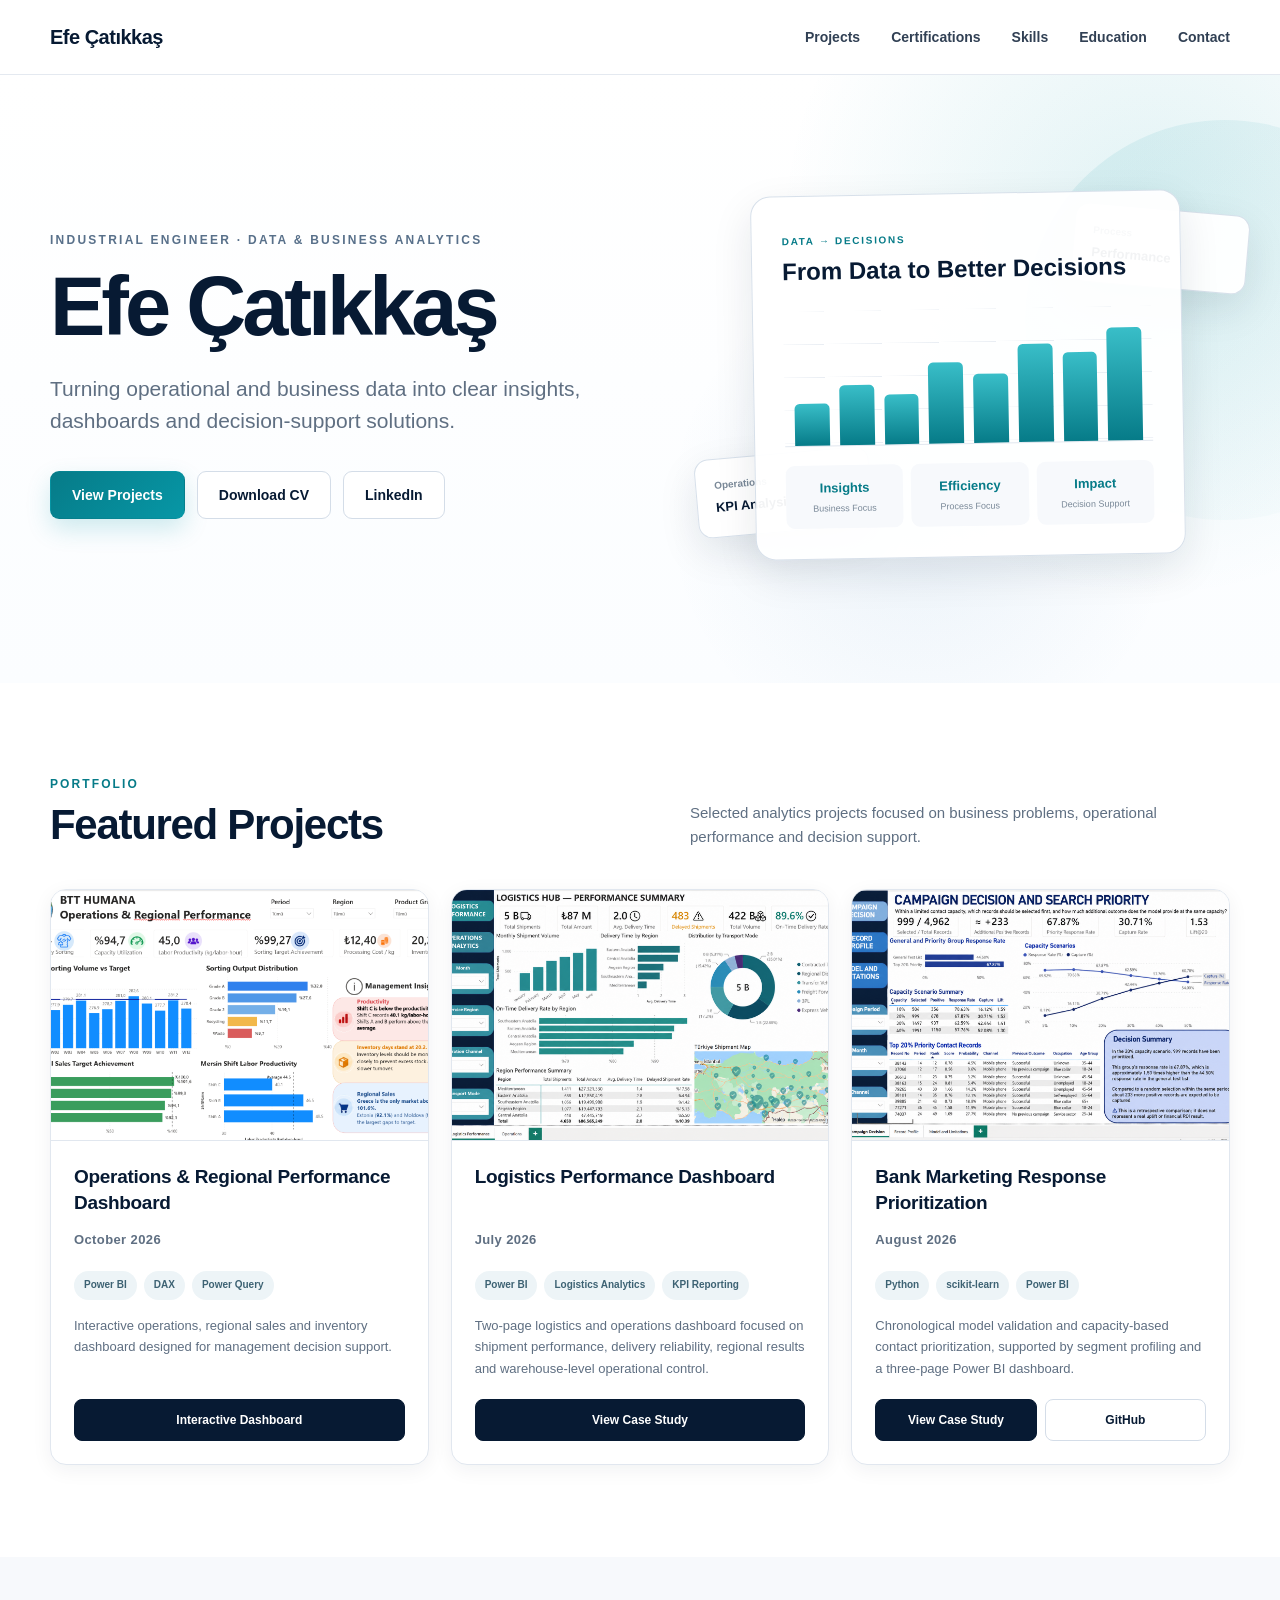
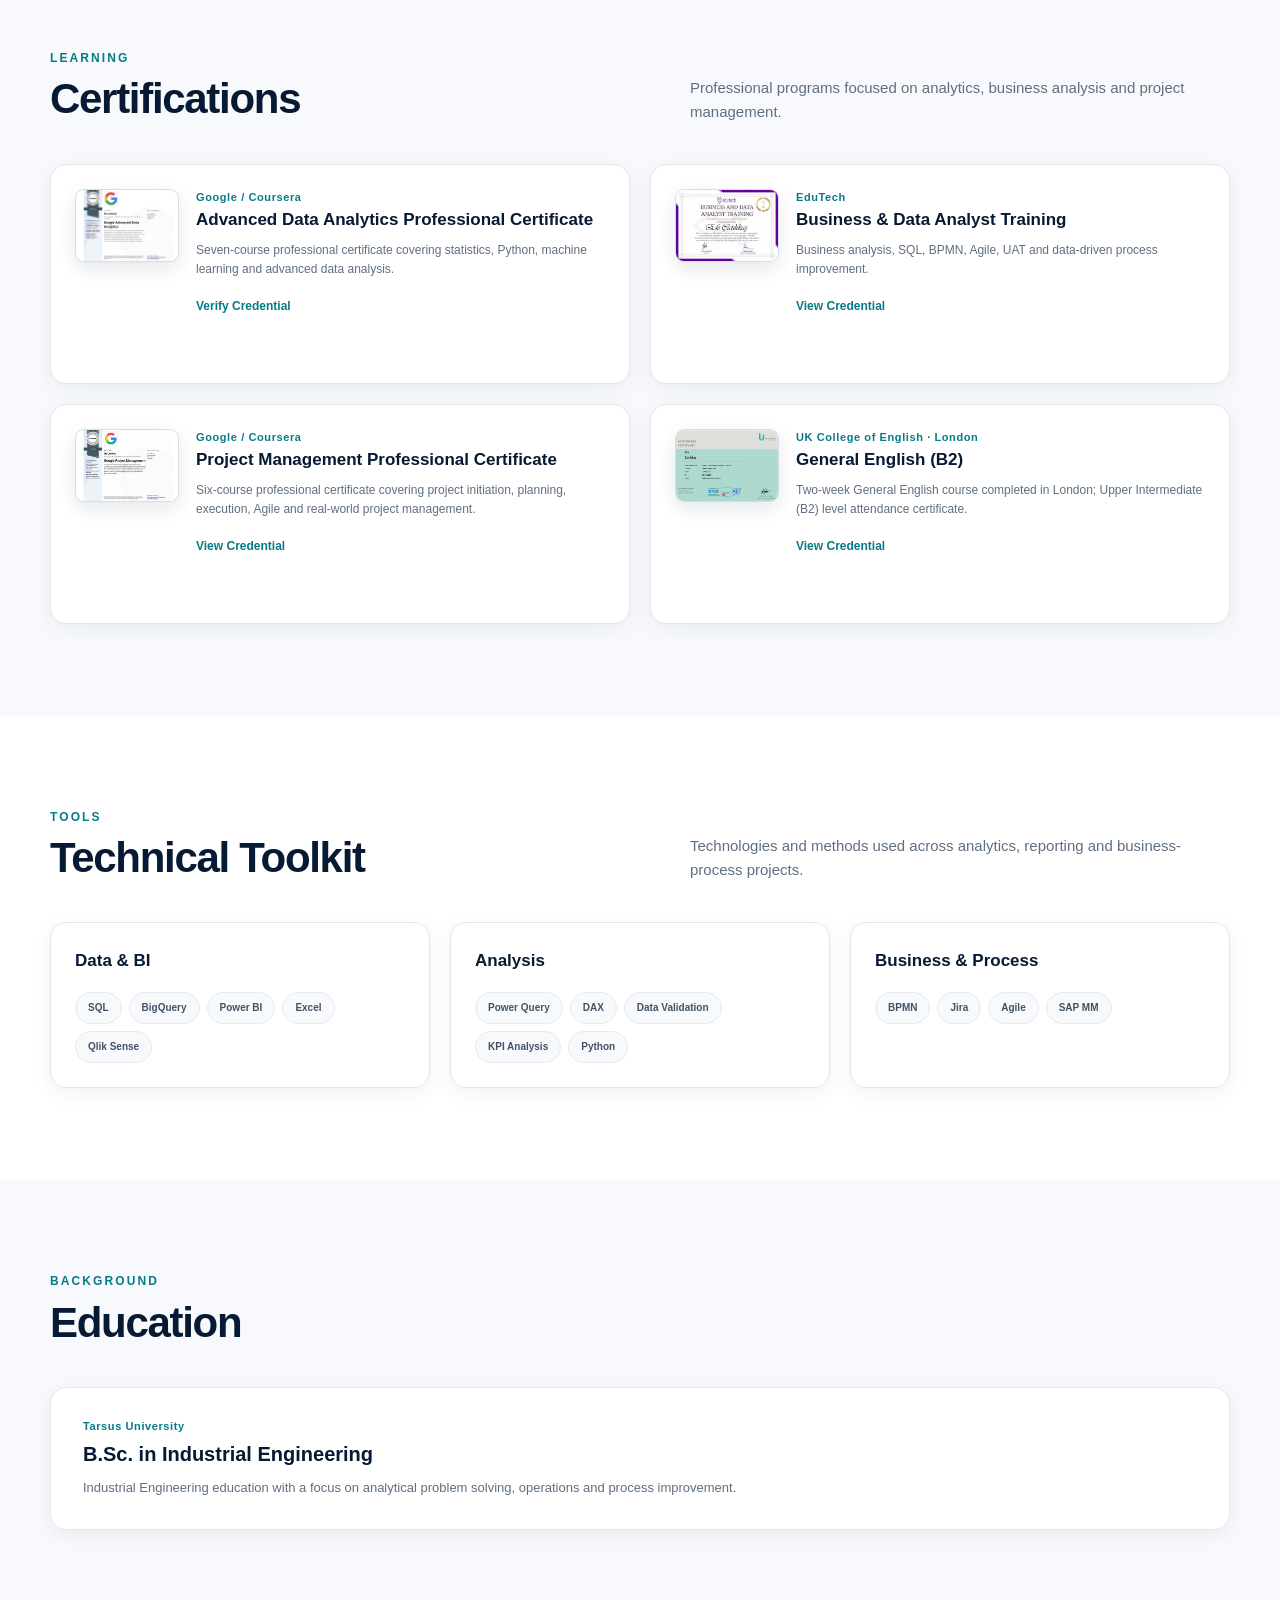
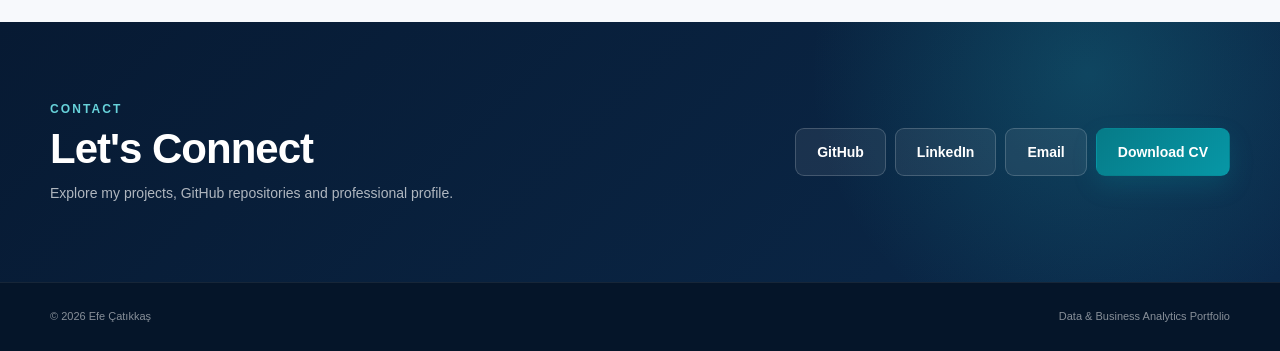
<file: index.html>
<!DOCTYPE html>
<html lang="en">

<head>
  <meta charset="UTF-8">
  <meta name="viewport" content="width=device-width, initial-scale=1.0">

  <meta
    name="description"
    content="Efe Çatıkkaş - Industrial Engineer focused on Data & Business Analytics, Power BI, SQL and business intelligence."
  >

  <title>Efe Çatıkkaş | Data & Business Analytics</title>

  <link rel="stylesheet" href="style.css">
  <!-- Google Analytics -->
  <script async src="https://www.googletagmanager.com/gtag/js?id=G-0MSE517QBR"></script>
  <script>
    window.dataLayer = window.dataLayer || [];
    function gtag(){dataLayer.push(arguments);}
    gtag('js', new Date());
    gtag('config', 'G-0MSE517QBR');
  </script>

</head>


<body>

  <!-- =========================
       NAVIGATION
  ========================== -->
  <header class="site-header">
    <div class="container nav-container">

      <a href="#home" class="logo">
        Efe Çatıkkaş
      </a>

      <nav class="nav-menu">
        <a href="#projects">Projects</a>
        <a href="#certifications">Certifications</a>
        <a href="#skills">Skills</a>
        <a href="#education">Education</a>
        <a href="#contact">Contact</a>
      </nav>

    </div>
  </header>


  <main>

    <!-- =========================
         HERO
    ========================== -->
    <section class="hero" id="home">

      <div class="container hero-grid">

        <div class="hero-content">

          <p class="eyebrow">
            INDUSTRIAL ENGINEER · DATA & BUSINESS ANALYTICS
          </p>

          <h1>
            Efe Çatıkkaş
          </h1>

          <p class="hero-description">
            Turning operational and business data into clear insights,
            dashboards and decision-support solutions.
          </p>

          <div class="hero-actions">

            <a href="#projects" class="btn btn-primary">
              View Projects
            </a>

            <a href="Efe_Catikkas_CV_EN.pdf" class="btn btn-secondary" download>
              Download CV
            </a>

            <a
              href="https://www.linkedin.com/in/efecatikkas/"
              target="_blank"
              rel="noopener noreferrer"
              class="btn btn-secondary"
            >
              LinkedIn
            </a>

          </div>

        </div>


        <div class="hero-visual">

          <div class="analytics-card main-analytics-card">

            <span class="card-label">
              DATA → DECISIONS
            </span>

            <h3>
              From Data to Better Decisions
            </h3>

            <div class="mini-chart">

              <span style="height: 35%;"></span>
              <span style="height: 50%;"></span>
              <span style="height: 42%;"></span>
              <span style="height: 68%;"></span>
              <span style="height: 58%;"></span>
              <span style="height: 82%;"></span>
              <span style="height: 75%;"></span>
              <span style="height: 95%;"></span>

            </div>

            <div class="hero-metrics">

              <div>
                <strong>Insights</strong>
                <span>Business Focus</span>
              </div>

              <div>
                <strong>Efficiency</strong>
                <span>Process Focus</span>
              </div>

              <div>
                <strong>Impact</strong>
                <span>Decision Support</span>
              </div>

            </div>

          </div>

          <div class="analytics-card floating-card floating-card-one">
            <span>Operations</span>
            <strong>KPI Analysis</strong>
          </div>

          <div class="analytics-card floating-card floating-card-two">
            <span>Process</span>
            <strong>Performance</strong>
          </div>

        </div>

      </div>
    </section>



    <!-- =========================
         FEATURED PROJECTS
    ========================== -->
    <section class="section" id="projects">

      <div class="container">

        <div class="section-heading">

          <div>
            <p class="section-kicker">PORTFOLIO</p>
            <h2>Featured Projects</h2>
          </div>

          <p class="section-description">
            Selected analytics projects focused on business problems,
            operational performance and decision support.
          </p>

        </div>


        <div class="projects-grid">

          <!-- PROJECT 1 -->
          <article class="project-card btt-card">

                        <div
              class="project-preview project-image-preview project-gallery-trigger"
              tabindex="0"
              role="button"
              data-project-gallery="btt"
              aria-label="Open BTT Humana dashboard gallery"
            >
              <img
                src="assets/projects/btt-humana/btt%20dashboard%2001.png"
                alt="BTT Humana Operations and Regional Performance Power BI dashboard"
                loading="lazy"
              >
              <span class="project-preview-hint">Click to explore in detail</span>
            </div>

            <div class="project-content">

              <h3>
                Operations & Regional Performance Dashboard
              </h3>

              <p class="project-date">October 2026</p>

              <div class="tags">
                <span>Power BI</span>
                <span>DAX</span>
                <span>Power Query</span>
              </div>

              <p>
                Interactive operations, regional sales and inventory dashboard
                designed for management decision support.
              </p>

              <div class="project-actions">

                <a
                  href="projects/btt-humana.html"
                  class="project-link primary-link"
                >
                  Interactive Dashboard
                </a>

              </div>

            </div>

          </article>



          <!-- PROJECT 2 -->
          <article class="project-card logistics-card">

                        <div
              class="project-preview project-image-preview project-gallery-trigger"
              tabindex="0"
              role="button"
              data-project-gallery="logistics"
              aria-label="Open Logistics Performance dashboard gallery"
            >
              <img
                src="assets/projects/logistics-performance/logistics%20dashboard%2001.png"
                alt="Logistics Hub Performance Summary Power BI dashboard"
                loading="lazy"
              >
              <span class="project-preview-hint">Click to explore in detail</span>
            </div>

            <div class="project-content">

              <h3>
                Logistics Performance Dashboard
              </h3>

              <p class="project-date">July 2026</p>

              <div class="tags">
                <span>Power BI</span>
                <span>Logistics Analytics</span>
                <span>KPI Reporting</span>
              </div>

              <p>
                Two-page logistics and operations dashboard focused on shipment performance,
                delivery reliability, regional results and warehouse-level operational control.
              </p>

              <div class="project-actions">
                <a href="projects/logistics-performance.html" class="project-link primary-link">
                  View Case Study
                </a>
              </div>

            </div>

          </article>



          <!-- PROJECT 3 -->
          <article class="project-card bank-marketing-card">

                        <div
              class="project-preview project-image-preview project-gallery-trigger"
              tabindex="0"
              role="button"
              data-project-gallery="bank"
              aria-label="Open Bank Marketing dashboard gallery"
            >
              <img
                src="assets/projects/bank-marketing/dashboard_01_campaign_decision.png"
                alt="Bank Marketing campaign decision Power BI dashboard"
                loading="lazy"
              >
              <span class="project-preview-hint">Click to explore in detail</span>
            </div>

            <div class="project-content">

              <h3>
                Bank Marketing Response Prioritization
              </h3>

              <p class="project-date">August 2026</p>

              <div class="tags">
                <span>Python</span>
                <span>scikit-learn</span>
                <span>Power BI</span>
              </div>

              <p>
                Chronological model validation and capacity-based contact prioritization,
                supported by segment profiling and a three-page Power BI dashboard.
              </p>

              <div class="project-actions">

                <a href="projects/bank-marketing.html" class="project-link primary-link">
                  View Case Study
                </a>

                <a
                  href="https://github.com/efe-catikkas/bank-marketing-response-prioritization_v1"
                  target="_blank"
                  rel="noopener noreferrer"
                  class="project-link"
                >
                  GitHub
                </a>

              </div>

            </div>

          </article>

        </div>

      </div>

    </section>



    <!-- =========================
         CERTIFICATIONS
    ========================== -->
    <section class="section section-soft" id="certifications">

      <div class="container">

        <div class="section-heading">

          <div>
            <p class="section-kicker">LEARNING</p>
            <h2>Certifications</h2>
          </div>

          <p class="section-description">
            Professional programs focused on analytics,
            business analysis and project management.
          </p>

        </div>


        <div class="certifications-grid">

          <!-- 1. GOOGLE ADVANCED DATA ANALYTICS -->
          <article class="cert-card cert-card-with-preview">

            <a
              href="assets/certificates/google-advanced-data-analytics-certificate.jpg"
              target="_blank"
              rel="noopener noreferrer"
              class="certificate-thumb"
              aria-label="Open Google Advanced Data Analytics Professional Certificate"
            >
              <img
                src="assets/certificates/google-advanced-data-analytics-certificate.jpg"
                alt="Google Advanced Data Analytics Professional Certificate awarded to Efe Çatıkkaş"
                loading="lazy"
              >

              <span class="certificate-preview" aria-hidden="true">
                <img
                  src="assets/certificates/google-advanced-data-analytics-certificate.jpg"
                  alt=""
                >
              </span>
            </a>

            <div>
              <p class="issuer">
                Google / Coursera
              </p>

              <h3>
                Advanced Data Analytics Professional Certificate
              </h3>

              <p>
                Seven-course professional certificate covering statistics,
                Python, machine learning and advanced data analysis.
              </p>

              <a
                href="https://coursera.org/verify/professional-cert/2J6U2GYQMDMS"
                target="_blank"
                rel="noopener noreferrer"
                class="text-link"
              >
                Verify Credential
              </a>
            </div>

          </article>


          <!-- 2. EDUTECH DATA & BUSINESS ANALYST -->
          <article class="cert-card cert-card-with-preview">

            <a
              href="assets/certificates/edutech-business-data-analyst-certificate.jpg"
              target="_blank"
              rel="noopener noreferrer"
              class="certificate-thumb"
              aria-label="Open EduTech Business and Data Analyst Training certificate"
            >
              <img
                src="assets/certificates/edutech-business-data-analyst-certificate.jpg"
                alt="EduTech Business and Data Analyst Training certificate awarded to Efe Çatıkkaş"
                loading="lazy"
              >

              <span class="certificate-preview" aria-hidden="true">
                <img
                  src="assets/certificates/edutech-business-data-analyst-certificate.jpg"
                  alt=""
                >
              </span>
            </a>

            <div>
              <p class="issuer">
                EduTech
              </p>

              <h3>
                Business & Data Analyst Training
              </h3>

              <p>
                Business analysis, SQL, BPMN, Agile,
                UAT and data-driven process improvement.
              </p>

              <a
                href="assets/certificates/edutech-business-data-analyst-certificate.jpg"
                target="_blank"
                rel="noopener noreferrer"
                class="text-link"
              >
                View Credential
              </a>
            </div>

          </article>


          <!-- 3. GOOGLE PROJECT MANAGEMENT -->
          <article class="cert-card cert-card-with-preview">

            <a
              href="assets/certificates/google-project-management-certificate.png"
              target="_blank"
              rel="noopener noreferrer"
              class="certificate-thumb"
              aria-label="Open Google Project Management Professional Certificate"
            >
              <img
                src="assets/certificates/google-project-management-certificate.png"
                alt="Google Project Management Professional Certificate awarded to Efe Çatıkkaş"
                loading="lazy"
              >

              <span class="certificate-preview" aria-hidden="true">
                <img
                  src="assets/certificates/google-project-management-certificate.png"
                  alt=""
                >
              </span>
            </a>

            <div>
              <p class="issuer">
                Google / Coursera
              </p>

              <h3>
                Project Management Professional Certificate
              </h3>

              <p>
                Six-course professional certificate covering project initiation,
                planning, execution, Agile and real-world project management.
              </p>

              <a
                href="assets/certificates/google-project-management-certificate.png"
                target="_blank"
                rel="noopener noreferrer"
                class="text-link"
              >
                View Credential
              </a>
            </div>

          </article>


          <!-- 4. UK COLLEGE OF ENGLISH -->
          <article class="cert-card cert-card-with-preview">

            <a
              href="assets/certificates/uk-college-english-b2-certificate.jpg"
              target="_blank"
              rel="noopener noreferrer"
              class="certificate-thumb"
              aria-label="Open UK College of English General English B2 attendance certificate"
            >
              <img
                src="assets/certificates/uk-college-english-b2-certificate.jpg"
                alt="UK College of English General English B2 attendance certificate awarded to Efe Çatıkkaş"
                loading="lazy"
              >

              <span class="certificate-preview" aria-hidden="true">
                <img
                  src="assets/certificates/uk-college-english-b2-certificate.jpg"
                  alt=""
                >
              </span>
            </a>

            <div>
              <p class="issuer">
                UK College of English · London
              </p>

              <h3>
                General English (B2)
              </h3>

              <p>
                Two-week General English course completed in London;
                Upper Intermediate (B2) level attendance certificate.
              </p>

              <a
                href="assets/certificates/uk-college-english-b2-certificate.jpg"
                target="_blank"
                rel="noopener noreferrer"
                class="text-link"
              >
                View Credential
              </a>
            </div>

          </article>

        </div>

      </div>

    </section>



    <!-- =========================
         TECHNICAL TOOLKIT
    ========================== -->
    <section class="section" id="skills">

      <div class="container">

        <div class="section-heading">

          <div>
            <p class="section-kicker">TOOLS</p>
            <h2>Technical Toolkit</h2>
          </div>

          <p class="section-description">
            Technologies and methods used across analytics,
            reporting and business-process projects.
          </p>

        </div>


        <div class="skills-grid">

          <article class="skill-card">

            <h3>Data & BI</h3>

            <div class="skill-tags">
              <span>SQL</span>
              <span>BigQuery</span>
              <span>Power BI</span>
              <span>Excel</span>
              <span>Qlik Sense</span>
            </div>

          </article>


          <article class="skill-card">

            <h3>Analysis</h3>

            <div class="skill-tags">
              <span>Power Query</span>
              <span>DAX</span>
              <span>Data Validation</span>
              <span>KPI Analysis</span>
              <span>Python</span>
            </div>

          </article>


          <article class="skill-card">

            <h3>Business & Process</h3>

            <div class="skill-tags">
              <span>BPMN</span>
              <span>Jira</span>
              <span>Agile</span>
              <span>SAP MM</span>
            </div>

          </article>

        </div>

      </div>

    </section>



    <!-- =========================
         EDUCATION
    ========================== -->
    <section class="section section-soft" id="education">

      <div class="container">

        <div class="section-heading">

          <div>
            <p class="section-kicker">BACKGROUND</p>
            <h2>Education</h2>
          </div>

        </div>


        <article class="education-card">

          <div>

            <p class="issuer">
              Tarsus University
            </p>

            <h3>
              B.Sc. in Industrial Engineering
            </h3>

            <p>
              Industrial Engineering education with a focus on
              analytical problem solving, operations and process improvement.
            </p>

          </div>

        </article>

      </div>

    </section>



    <!-- =========================
         CONTACT
    ========================== -->
    <section class="contact-section" id="contact">

      <div class="container contact-grid">

        <div>

          <p class="section-kicker">
            CONTACT
          </p>

          <h2>
            Let's Connect
          </h2>

          <p>
            Explore my projects, GitHub repositories and professional profile.
          </p>

        </div>


        <div class="contact-actions">

          <a
            href="https://github.com/efe-catikkas"
            target="_blank"
            rel="noopener noreferrer"
            class="btn btn-secondary"
          >
            GitHub
          </a>

          <a
            href="https://www.linkedin.com/in/efecatikkas/"
            target="_blank"
            rel="noopener noreferrer"
            class="btn btn-secondary"
          >
            LinkedIn
          </a>

          <a href="mailto:a.efe.catikkas@gmail.com" class="btn btn-secondary">
            Email
          </a>

          <a href="Efe_Catikkas_CV_EN.pdf" class="btn btn-primary" download>
            Download CV
          </a>

        </div>

      </div>

    </section>

  </main>



  <!-- =========================
       FOOTER
  ========================== -->
  <footer class="footer">

    <div class="container footer-content">

      <p>
        © 2026 Efe Çatıkkaş
      </p>

      <p>
        Data & Business Analytics Portfolio
      </p>

    </div>

  </footer>

  <script src="script.js"></script>

</body>

</html>
</file>
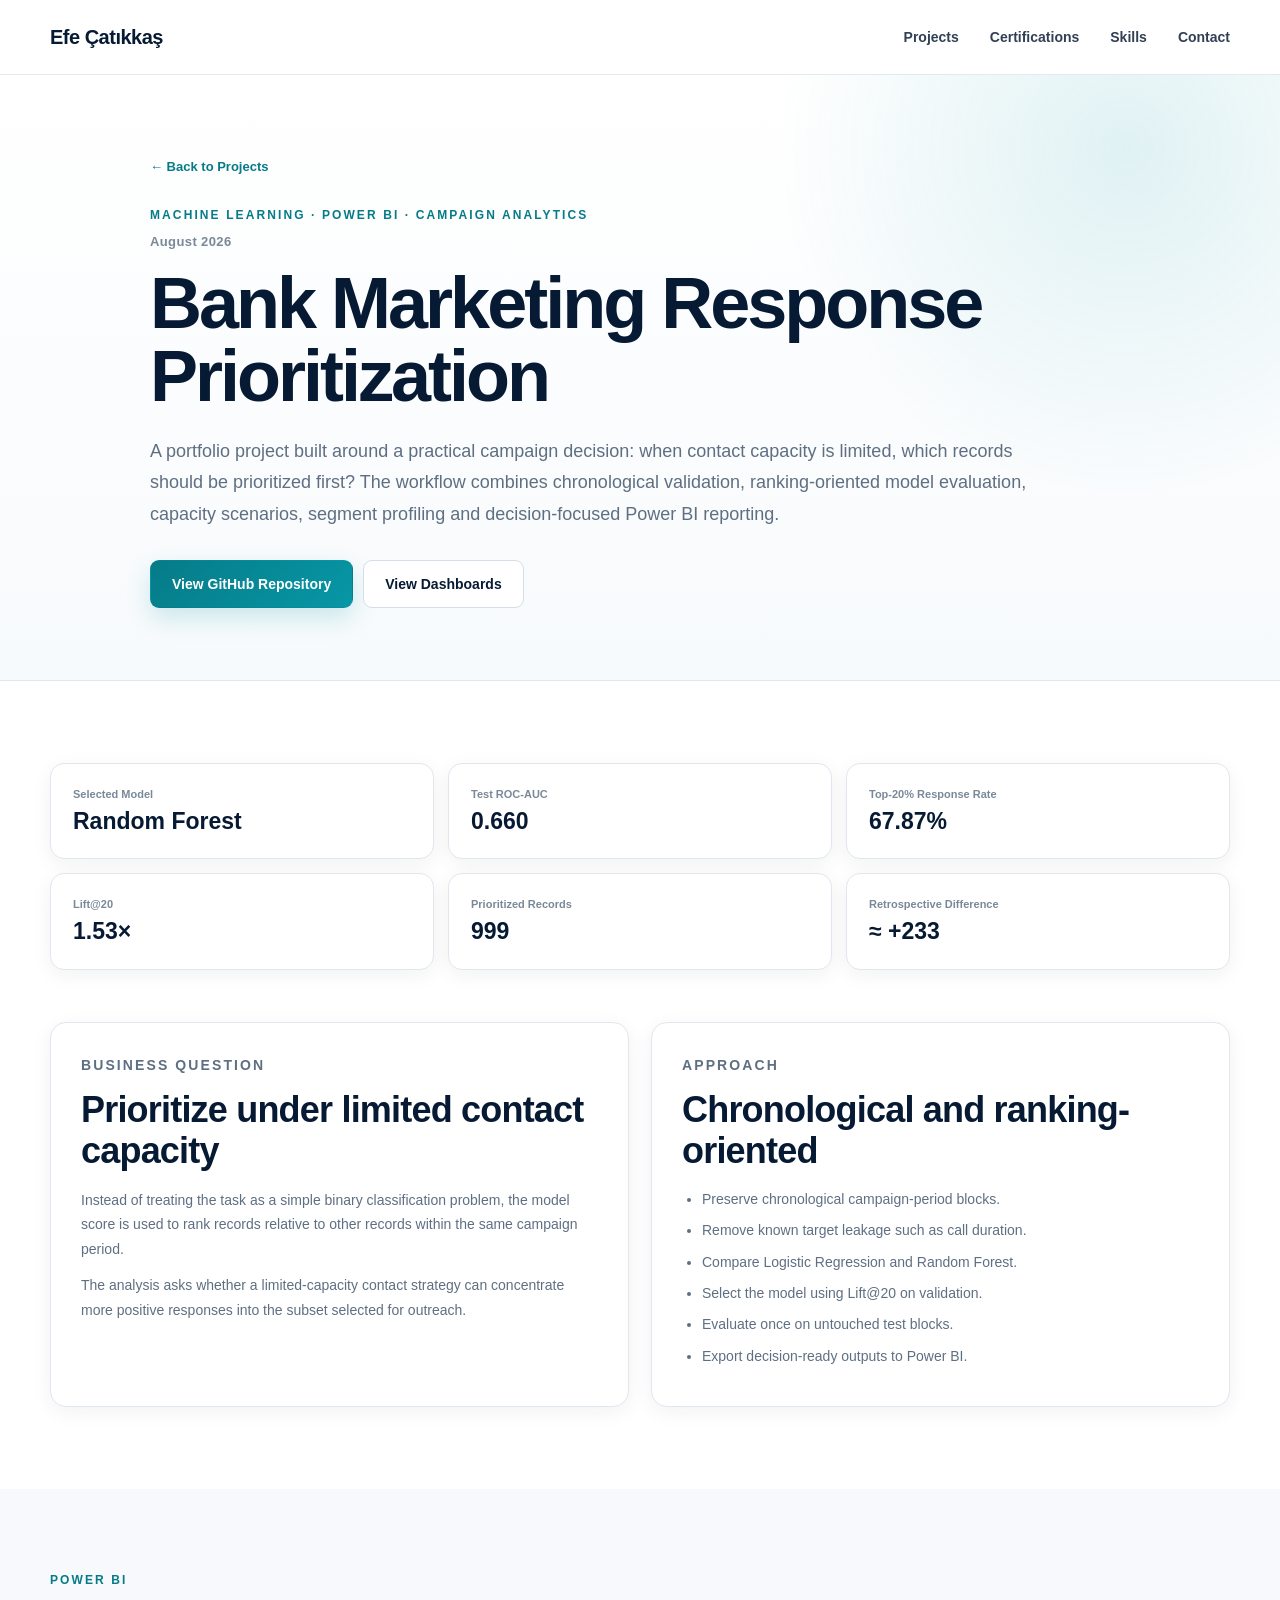
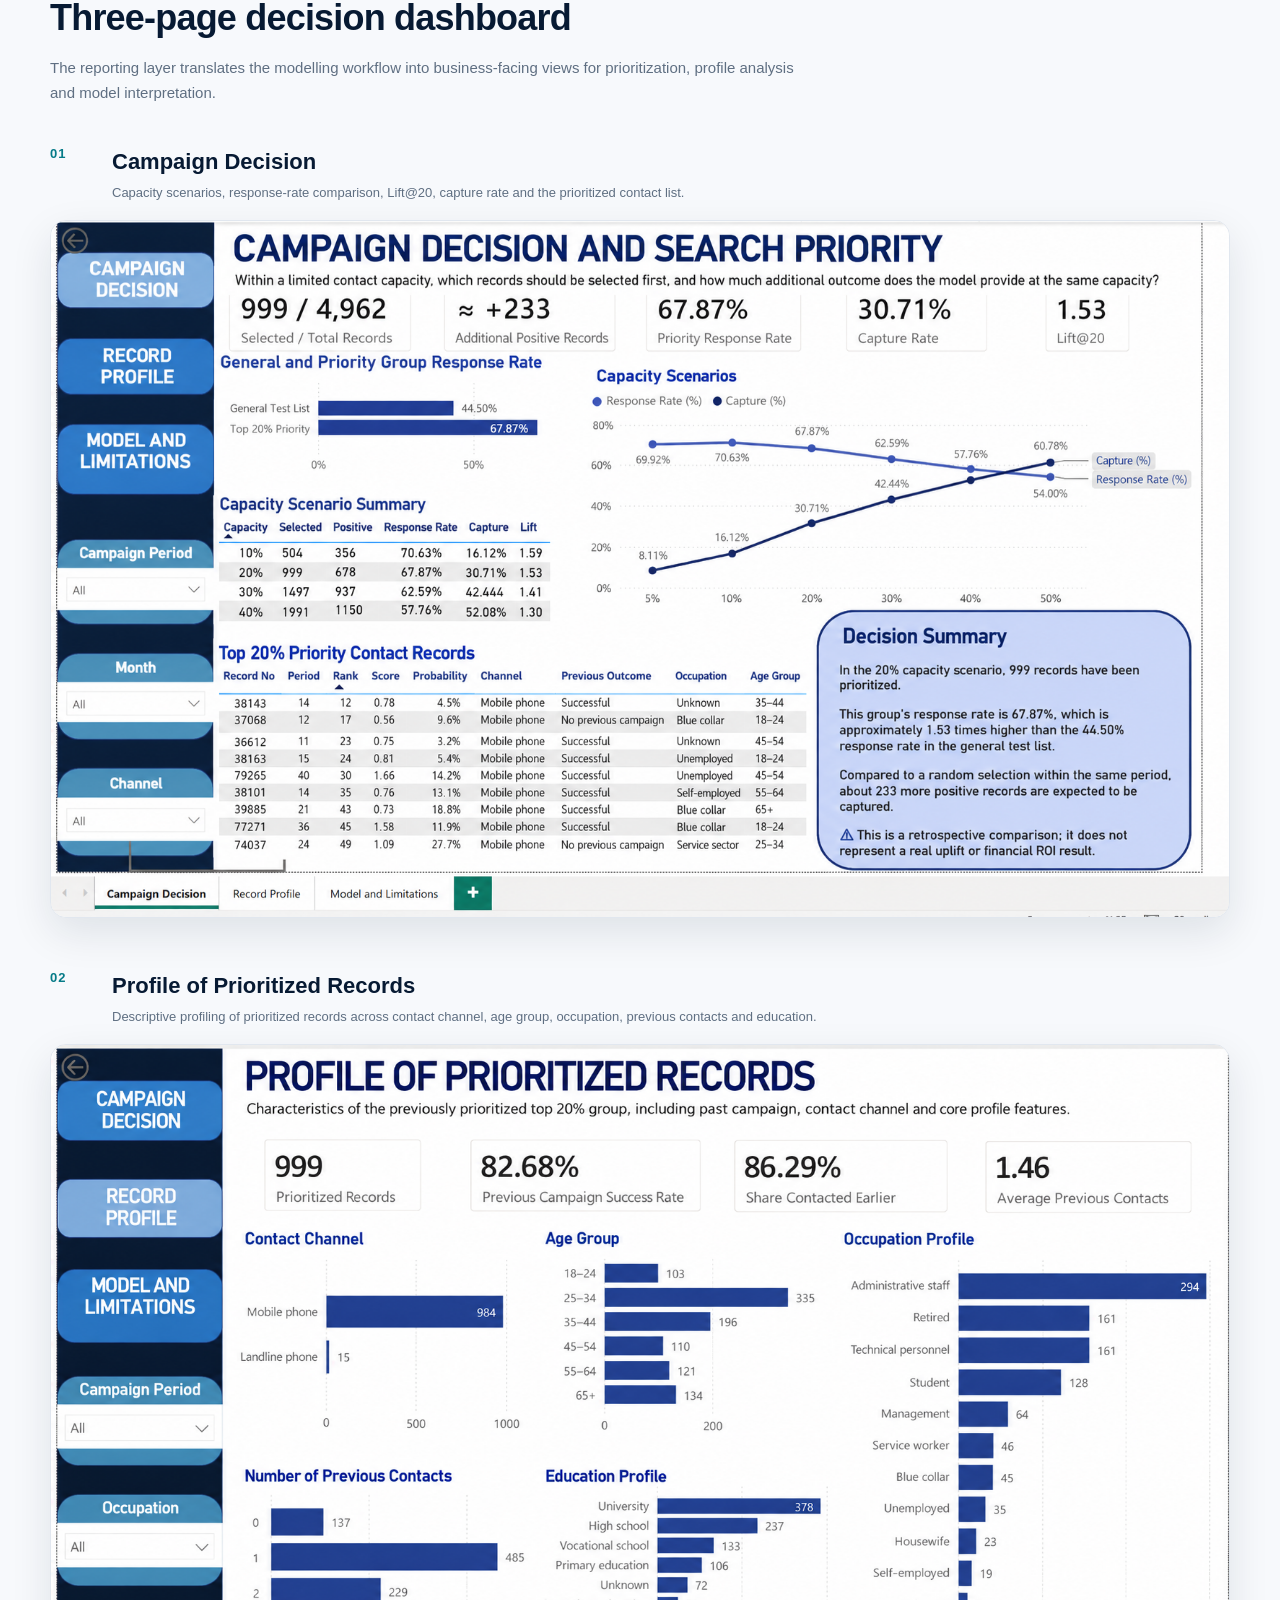
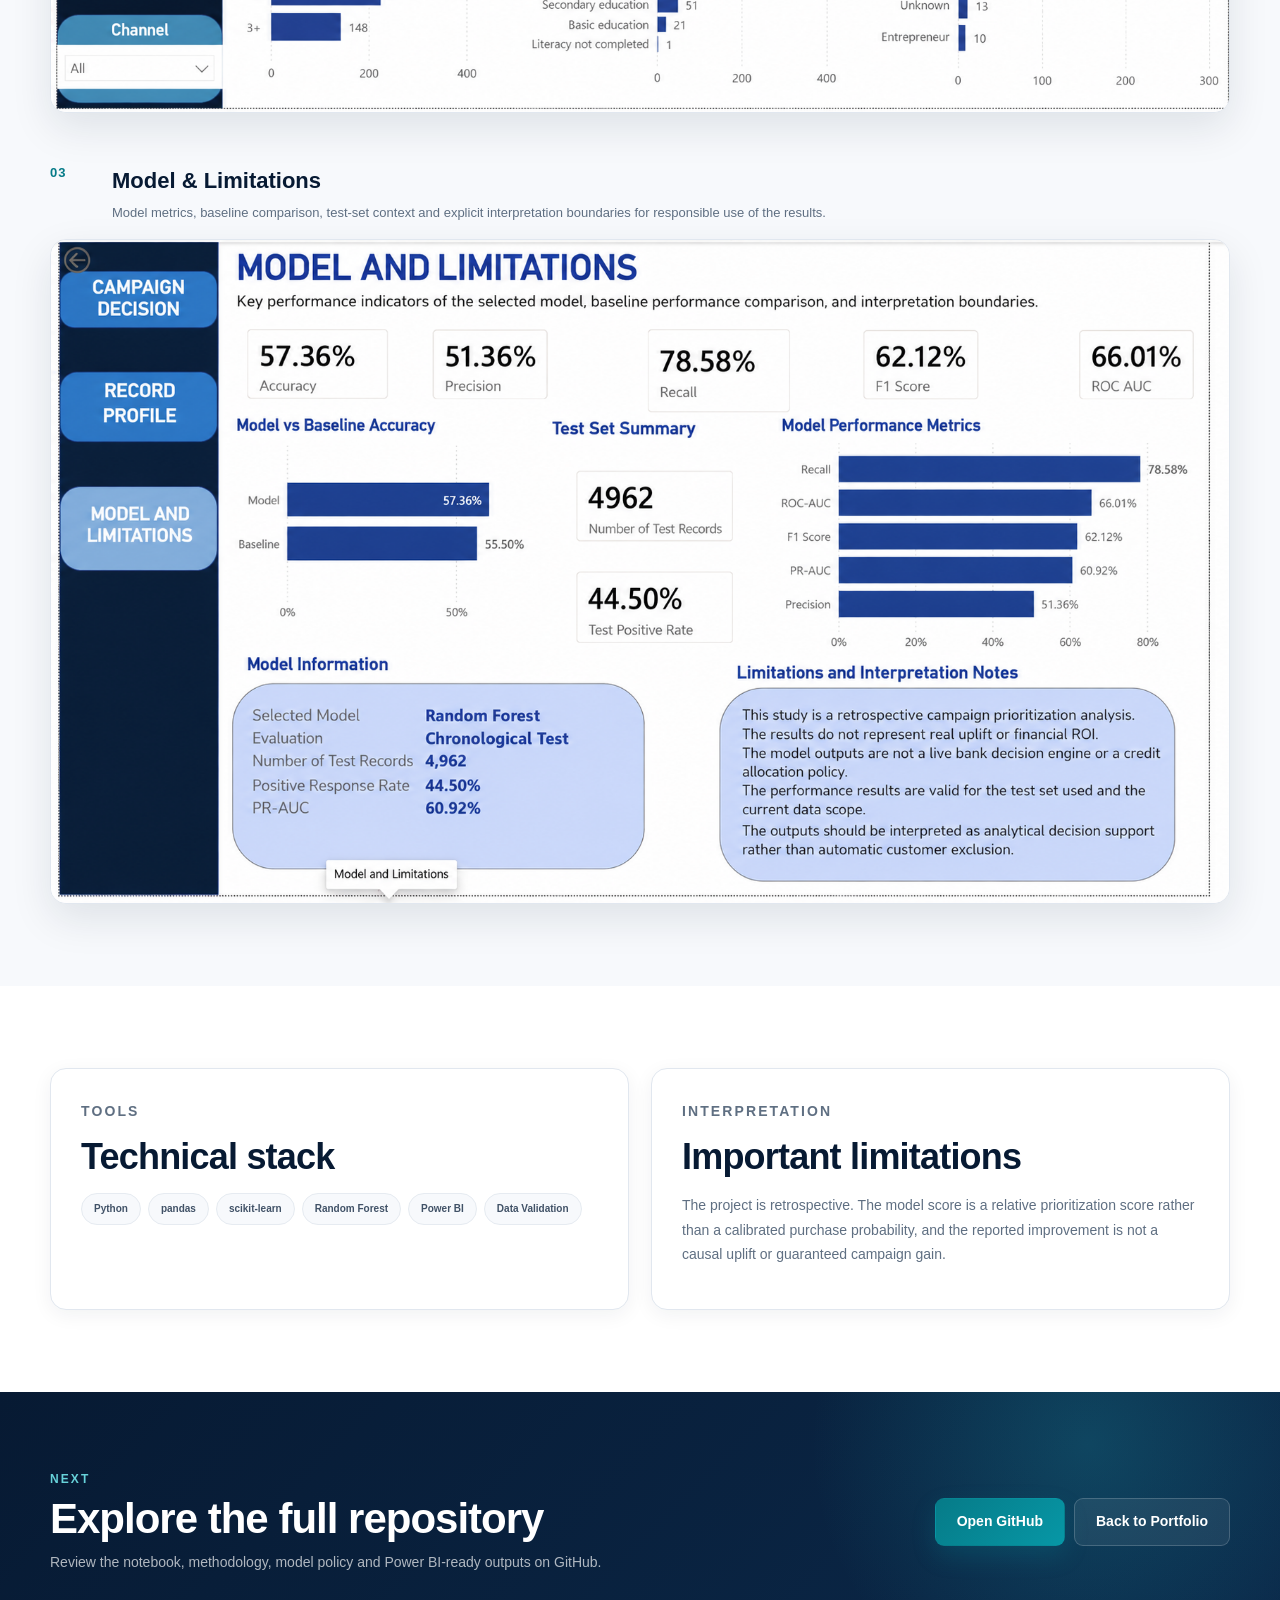
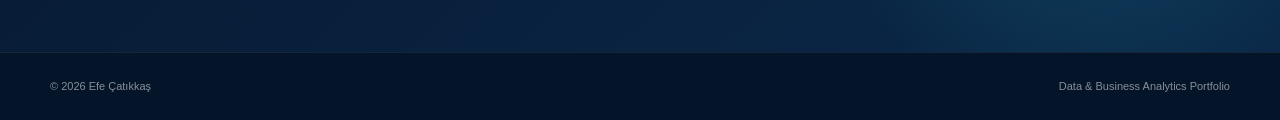
<file: projects/bank-marketing.html>
<!DOCTYPE html>
<html lang="en">

<head>
  <meta charset="UTF-8">
  <meta name="viewport" content="width=device-width, initial-scale=1.0">
  <meta
    name="description"
    content="Bank Marketing Response Prioritization case study by Efe Çatıkkaş: chronological validation, capacity-based prioritization, segment profiling and Power BI."
  >
  <title>Bank Marketing Response Prioritization | Efe Çatıkkaş</title>
  <link rel="stylesheet" href="../style.css">
  <!-- Google Analytics -->
  <script async src="https://www.googletagmanager.com/gtag/js?id=G-0MSE517QBR"></script>
  <script>
    window.dataLayer = window.dataLayer || [];
    function gtag(){dataLayer.push(arguments);}
    gtag('js', new Date());
    gtag('config', 'G-0MSE517QBR');
  </script>

</head>

<body class="case-study-page">

  <header class="site-header">
    <div class="container nav-container">
      <a href="../index.html" class="logo">Efe Çatıkkaş</a>
      <nav class="nav-menu">
        <a href="../index.html#projects">Projects</a>
        <a href="../index.html#certifications">Certifications</a>
        <a href="../index.html#skills">Skills</a>
        <a href="../index.html#contact">Contact</a>
      </nav>
    </div>
  </header>

  <main>

    <section class="case-hero">
      <div class="container case-hero-inner">
        <a href="../index.html#projects" class="case-back">← Back to Projects</a>

        <p class="section-kicker">MACHINE LEARNING · POWER BI · CAMPAIGN ANALYTICS</p>

        <p class="case-date">August 2026</p>

        <h1>Bank Marketing Response Prioritization</h1>

        <p class="case-lead">
          A portfolio project built around a practical campaign decision:
          when contact capacity is limited, which records should be prioritized first?
          The workflow combines chronological validation, ranking-oriented model evaluation,
          capacity scenarios, segment profiling and decision-focused Power BI reporting.
        </p>

        <div class="case-actions">
          <a
            href="https://github.com/efe-catikkas/bank-marketing-response-prioritization_v1"
            target="_blank"
            rel="noopener noreferrer"
            class="btn btn-primary"
          >
            View GitHub Repository
          </a>
          <a href="#dashboards" class="btn btn-secondary">
            View Dashboards
          </a>
        </div>
      </div>
    </section>

    <section class="case-section">
      <div class="container">

        <div class="case-metrics">
          <div class="case-metric">
            <span>Selected Model</span>
            <strong>Random Forest</strong>
          </div>
          <div class="case-metric">
            <span>Test ROC-AUC</span>
            <strong>0.660</strong>
          </div>
          <div class="case-metric">
            <span>Top-20% Response Rate</span>
            <strong>67.87%</strong>
          </div>
          <div class="case-metric">
            <span>Lift@20</span>
            <strong>1.53×</strong>
          </div>
          <div class="case-metric">
            <span>Prioritized Records</span>
            <strong>999</strong>
          </div>
          <div class="case-metric">
            <span>Retrospective Difference</span>
            <strong>≈ +233</strong>
          </div>
        </div>

        <div class="case-two-column">

          <article class="case-panel">
            <p class="section-kicker">BUSINESS QUESTION</p>
            <h2>Prioritize under limited contact capacity</h2>
            <p>
              Instead of treating the task as a simple binary classification problem,
              the model score is used to rank records relative to other records within
              the same campaign period.
            </p>
            <p>
              The analysis asks whether a limited-capacity contact strategy can concentrate
              more positive responses into the subset selected for outreach.
            </p>
          </article>

          <article class="case-panel">
            <p class="section-kicker">APPROACH</p>
            <h2>Chronological and ranking-oriented</h2>
            <ul class="case-list">
              <li>Preserve chronological campaign-period blocks.</li>
              <li>Remove known target leakage such as call duration.</li>
              <li>Compare Logistic Regression and Random Forest.</li>
              <li>Select the model using Lift@20 on validation.</li>
              <li>Evaluate once on untouched test blocks.</li>
              <li>Export decision-ready outputs to Power BI.</li>
            </ul>
          </article>

        </div>

      </div>
    </section>

    <section class="case-section case-section-soft" id="dashboards">
      <div class="container">

        <div class="case-section-heading">
          <p class="section-kicker">POWER BI</p>
          <h2>Three-page decision dashboard</h2>
          <p>
            The reporting layer translates the modelling workflow into business-facing
            views for prioritization, profile analysis and model interpretation.
          </p>
        </div>

        <article class="dashboard-showcase">
          <div class="dashboard-copy">
            <span class="dashboard-number">01</span>
            <div>
              <h3>Campaign Decision</h3>
              <p>
                Capacity scenarios, response-rate comparison, Lift@20,
                capture rate and the prioritized contact list.
              </p>
            </div>
          </div>
          <a
            href="../assets/projects/bank-marketing/dashboard_01_campaign_decision.png"
            target="_blank"
            rel="noopener noreferrer"
            class="dashboard-image-link"
          >
            <img
              src="../assets/projects/bank-marketing/dashboard_01_campaign_decision.png"
              alt="Campaign Decision dashboard"
              loading="lazy"
            >
          </a>
        </article>

        <article class="dashboard-showcase">
          <div class="dashboard-copy">
            <span class="dashboard-number">02</span>
            <div>
              <h3>Profile of Prioritized Records</h3>
              <p>
                Descriptive profiling of prioritized records across contact channel,
                age group, occupation, previous contacts and education.
              </p>
            </div>
          </div>
          <a
            href="../assets/projects/bank-marketing/dashboard_02_target_profile.png"
            target="_blank"
            rel="noopener noreferrer"
            class="dashboard-image-link"
          >
            <img
              src="../assets/projects/bank-marketing/dashboard_02_target_profile.png"
              alt="Profile of Prioritized Records dashboard"
              loading="lazy"
            >
          </a>
        </article>

        <article class="dashboard-showcase">
          <div class="dashboard-copy">
            <span class="dashboard-number">03</span>
            <div>
              <h3>Model & Limitations</h3>
              <p>
                Model metrics, baseline comparison, test-set context and explicit
                interpretation boundaries for responsible use of the results.
              </p>
            </div>
          </div>
          <a
            href="../assets/projects/bank-marketing/dashboard_03_model_limitations.png"
            target="_blank"
            rel="noopener noreferrer"
            class="dashboard-image-link"
          >
            <img
              src="../assets/projects/bank-marketing/dashboard_03_model_limitations.png"
              alt="Model and Limitations dashboard"
              loading="lazy"
            >
          </a>
        </article>

      </div>
    </section>

    <section class="case-section">
      <div class="container">

        <div class="case-two-column">

          <article class="case-panel">
            <p class="section-kicker">TOOLS</p>
            <h2>Technical stack</h2>
            <div class="skill-tags case-tags">
              <span>Python</span>
              <span>pandas</span>
              <span>scikit-learn</span>
              <span>Random Forest</span>
              <span>Power BI</span>
              <span>Data Validation</span>
            </div>
          </article>

          <article class="case-panel">
            <p class="section-kicker">INTERPRETATION</p>
            <h2>Important limitations</h2>
            <p>
              The project is retrospective. The model score is a relative prioritization
              score rather than a calibrated purchase probability, and the reported
              improvement is not a causal uplift or guaranteed campaign gain.
            </p>
          </article>

        </div>

      </div>
    </section>

    <section class="contact-section">
      <div class="container contact-grid">
        <div>
          <p class="section-kicker">NEXT</p>
          <h2>Explore the full repository</h2>
          <p>
            Review the notebook, methodology, model policy and Power BI-ready outputs on GitHub.
          </p>
        </div>
        <div class="contact-actions">
          <a
            href="https://github.com/efe-catikkas/bank-marketing-response-prioritization_v1"
            target="_blank"
            rel="noopener noreferrer"
            class="btn btn-primary"
          >
            Open GitHub
          </a>
          <a href="../index.html#projects" class="btn btn-secondary">
            Back to Portfolio
          </a>
        </div>
      </div>
    </section>

  </main>

  <footer class="footer">
    <div class="container footer-content">
      <p>© 2026 Efe Çatıkkaş</p>
      <p>Data & Business Analytics Portfolio</p>
    </div>
  </footer>

</body>
</html>
</file>
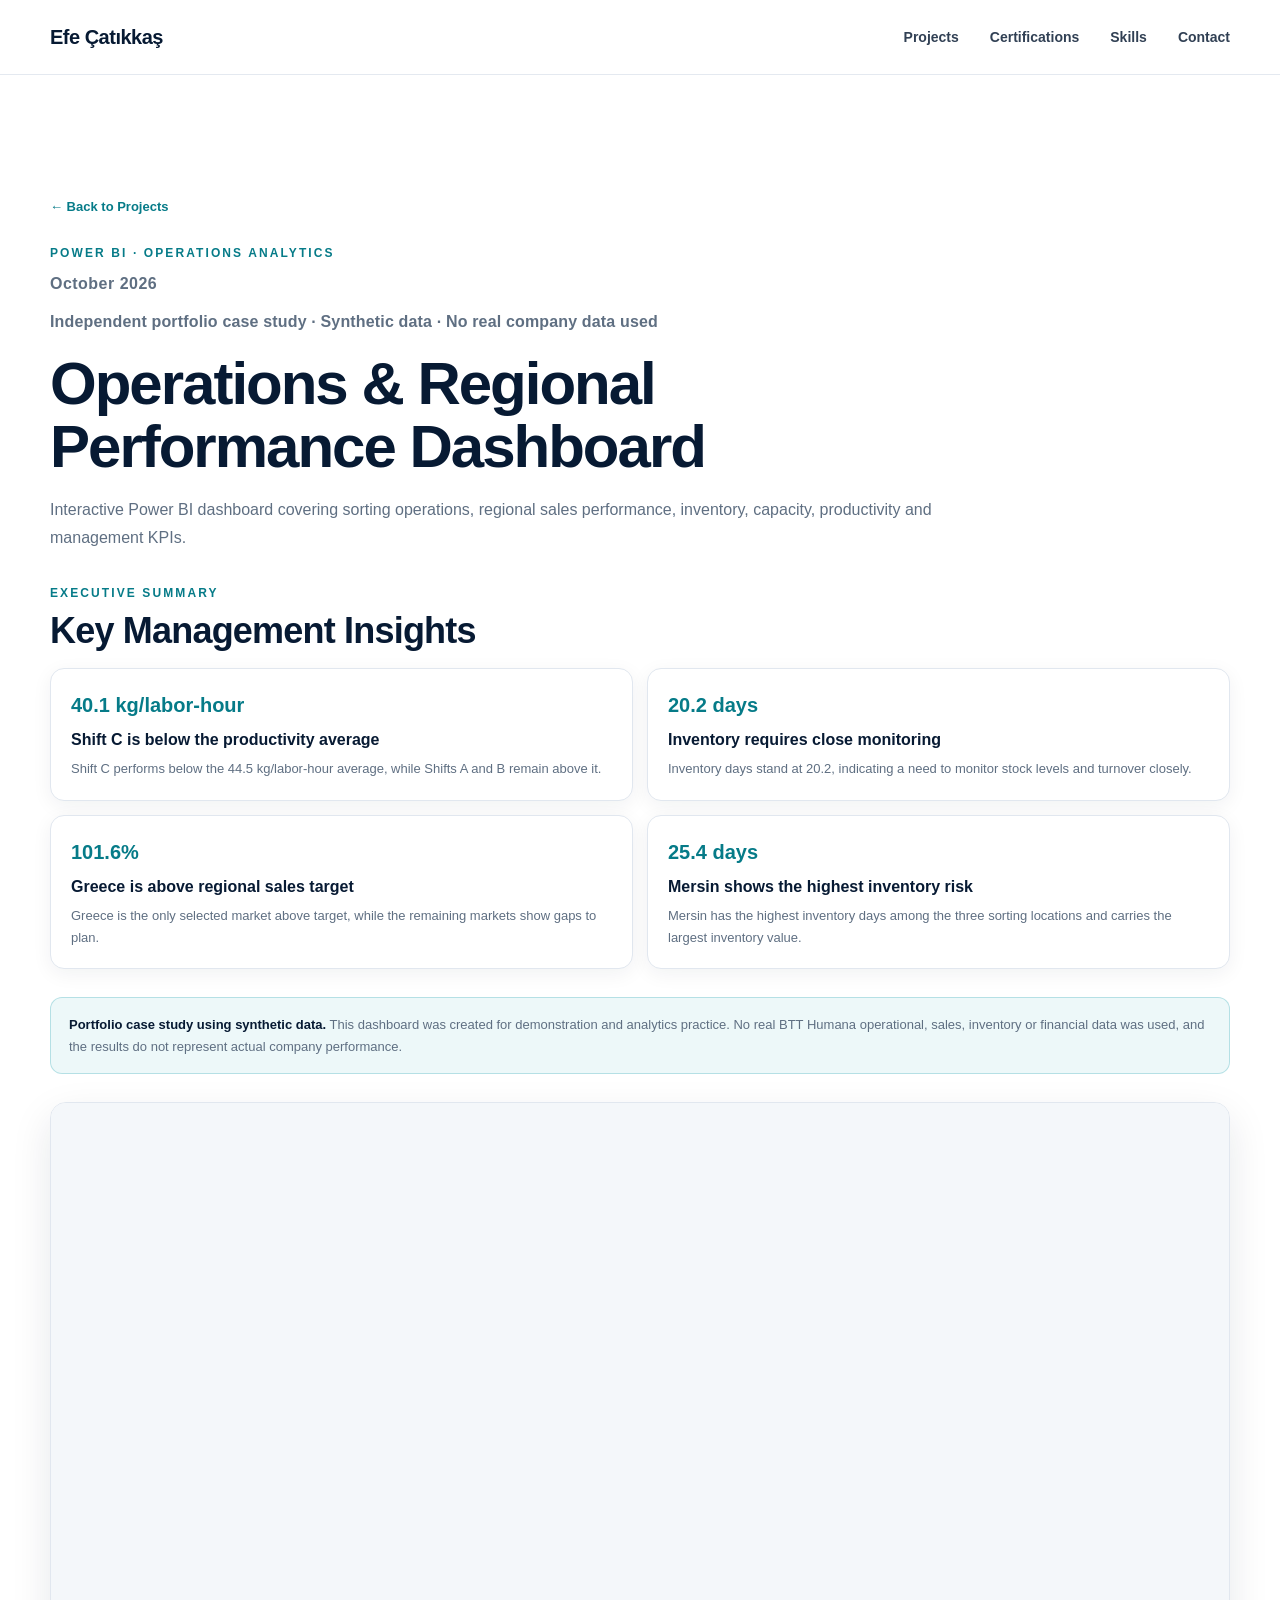
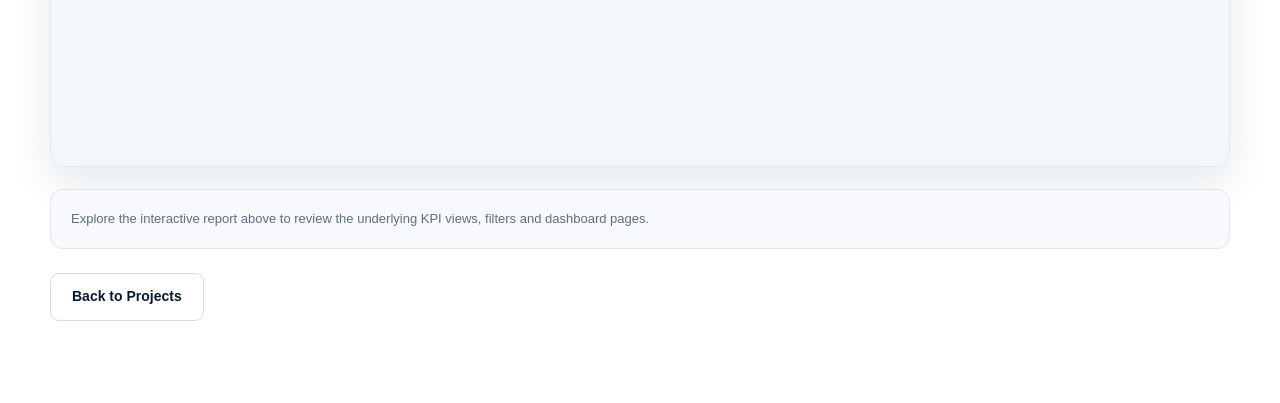
<file: projects/btt-humana.html>
<!DOCTYPE html>
<html lang="en">

<head>
  <meta charset="UTF-8">
  <meta name="viewport" content="width=device-width, initial-scale=1.0">

  <meta
    name="description"
    content="Interactive Power BI portfolio dashboard by Efe Çatıkkaş covering operations, regional performance, sorting, sales, inventory, capacity and productivity analytics."
  >

  <title>BTT Humana | Operations & Regional Performance Dashboard</title>

  <link rel="stylesheet" href="../style.css">

  <style>
    .dashboard-page {
      padding: 118px 0 82px;
      background: #ffffff;
    }

    .dashboard-header {
      max-width: 920px;
      margin-bottom: 32px;
    }

    .dashboard-header h1 {
      color: var(--navy);
      font-size: clamp(38px, 5vw, 60px);
      line-height: 1.05;
      letter-spacing: -2px;
      margin-bottom: 18px;
    }

    .dashboard-header p:not(.section-kicker) {
      color: var(--text-soft);
      font-size: 16px;
      line-height: 1.75;
    }

    .back-link {
      display: inline-flex;
      margin-bottom: 26px;
      color: var(--teal-dark);
      font-size: 13px;
      font-weight: 750;
    }

    .powerbi-shell {
      overflow: hidden;
      background: #ffffff;
      border: 1px solid var(--border);
      border-radius: 16px;
      box-shadow: var(--shadow-md);
    }

    .powerbi-wrapper {
      position: relative;
      width: 100%;
      aspect-ratio: 16 / 9;
      background: #f4f7fa;
    }

    .powerbi-wrapper iframe {
      position: absolute;
      inset: 0;
      width: 100%;
      height: 100%;
      border: 0;
    }

    .dashboard-note {
      margin-top: 22px;
      padding: 18px 20px;
      border: 1px solid var(--border);
      border-radius: 12px;
      background: var(--background-soft);
      color: var(--text-soft);
      font-size: 13px;
      line-height: 1.7;
    }

    .dashboard-actions {
      display: flex;
      flex-wrap: wrap;
      gap: 10px;
      margin-top: 24px;
    }

    @media (max-width: 768px) {
      .dashboard-page {
        padding-top: 92px;
      }

      .powerbi-wrapper {
        aspect-ratio: 4 / 3;
      }

      .dashboard-actions {
        display: grid;
        grid-template-columns: 1fr;
      }

      .dashboard-actions .btn {
        width: 100%;
      }
    }

    .executive-summary {
      margin: 0 0 28px;
    }

    .executive-summary-heading {
      margin-bottom: 16px;
    }

    .executive-summary-heading h2 {
      color: var(--navy);
      font-size: clamp(26px, 3vw, 36px);
      line-height: 1.15;
      letter-spacing: -0.8px;
    }

    .executive-summary-grid {
      display: grid;
      grid-template-columns: repeat(2, 1fr);
      gap: 14px;
    }

    .summary-card {
      padding: 20px;
      border: 1px solid var(--border);
      border-radius: 14px;
      background: #ffffff;
      box-shadow: var(--shadow-sm);
    }

    .summary-value {
      display: inline-block;
      margin-bottom: 8px;
      color: var(--teal-dark);
      font-size: 20px;
      font-weight: 800;
    }

    .summary-card h3 {
      margin-bottom: 8px;
      color: var(--navy);
      font-size: 16px;
      line-height: 1.35;
    }

    .summary-card p {
      color: var(--text-soft);
      font-size: 13px;
      line-height: 1.65;
    }

    .portfolio-disclaimer {
      margin: 0 0 28px;
      padding: 16px 18px;
      border: 1px solid rgba(7, 151, 166, 0.24);
      border-radius: 12px;
      background: rgba(7, 151, 166, 0.07);
      color: var(--text-soft);
      font-size: 13px;
      line-height: 1.65;
    }

    .portfolio-disclaimer strong {
      color: var(--navy);
    }

    @media (max-width: 768px) {
      .executive-summary-grid {
        grid-template-columns: 1fr;
      }
    }


    .portfolio-context {
      margin: -4px 0 16px;
      color: var(--teal-dark);
      font-size: 13px;
      font-weight: 750;
      line-height: 1.5;
      letter-spacing: 0.01em;
    }

  </style>
  <!-- Google Analytics -->
  <script async src="https://www.googletagmanager.com/gtag/js?id=G-0MSE517QBR"></script>
  <script>
    window.dataLayer = window.dataLayer || [];
    function gtag(){dataLayer.push(arguments);}
    gtag('js', new Date());
    gtag('config', 'G-0MSE517QBR');
  </script>

</head>

<body>

  <header class="site-header">
    <div class="container nav-container">

      <a href="../index.html" class="logo">
        Efe Çatıkkaş
      </a>

      <nav class="nav-menu">
        <a href="../index.html#projects">Projects</a>
        <a href="../index.html#certifications">Certifications</a>
        <a href="../index.html#skills">Skills</a>
        <a href="../index.html#contact">Contact</a>
      </nav>

    </div>
  </header>


  <main class="dashboard-page">

    <div class="container">

      <a href="../index.html#projects" class="back-link">
        ← Back to Projects
      </a>

      <div class="dashboard-header">

        <p class="section-kicker">
          POWER BI · OPERATIONS ANALYTICS
        </p>

        <p class="case-date">October 2026</p>

        <p class="portfolio-context">
          Independent portfolio case study · Synthetic data · No real company data used
        </p>

        <h1>
          Operations & Regional Performance Dashboard
        </h1>

        <p>
          Interactive Power BI dashboard covering sorting operations,
          regional sales performance, inventory, capacity, productivity
          and management KPIs.
        </p>

      </div>


      <section class="executive-summary" aria-labelledby="executive-summary-title">

        <div class="executive-summary-heading">
          <p class="section-kicker">EXECUTIVE SUMMARY</p>
          <h2 id="executive-summary-title">Key Management Insights</h2>
        </div>

        <div class="executive-summary-grid">

          <article class="summary-card">
            <span class="summary-value">40.1 kg/labor-hour</span>
            <h3>Shift C is below the productivity average</h3>
            <p>
              Shift C performs below the 44.5 kg/labor-hour average,
              while Shifts A and B remain above it.
            </p>
          </article>

          <article class="summary-card">
            <span class="summary-value">20.2 days</span>
            <h3>Inventory requires close monitoring</h3>
            <p>
              Inventory days stand at 20.2, indicating a need to monitor
              stock levels and turnover closely.
            </p>
          </article>

          <article class="summary-card">
            <span class="summary-value">101.6%</span>
            <h3>Greece is above regional sales target</h3>
            <p>
              Greece is the only selected market above target, while the
              remaining markets show gaps to plan.
            </p>
          </article>

          <article class="summary-card">
            <span class="summary-value">25.4 days</span>
            <h3>Mersin shows the highest inventory risk</h3>
            <p>
              Mersin has the highest inventory days among the three sorting
              locations and carries the largest inventory value.
            </p>
          </article>

        </div>

      </section>


      <div class="portfolio-disclaimer" role="note">
        <strong>Portfolio case study using synthetic data.</strong>
        This dashboard was created for demonstration and analytics practice.
        No real BTT Humana operational, sales, inventory or financial data was used,
        and the results do not represent actual company performance.
      </div>


      <div class="powerbi-shell">

        <div class="powerbi-wrapper">

          <iframe
            title="BTT Humana Operations & Regional Performance Dashboard"
            src="https://app.powerbi.com/view?r=eyJrIjoiNmU1NGE4ZjUtNjZjNi00ZDVlLTkzODgtNTMyZGE5NWM4NDQzIiwidCI6ImI4YjE2ZmNiLTAyZGQtNDBlZi1hNDJkLWE4Y2EwYjI2MDgzYyJ9"
            frameborder="0"
            allowfullscreen="true">
          </iframe>

        </div>

      </div>


      <p class="dashboard-note">
        Explore the interactive report above to review the underlying KPI views,
        filters and dashboard pages.
      </p>

      <div class="dashboard-actions">
        <a href="../index.html#projects" class="btn btn-secondary">
          Back to Projects
        </a>
      </div>

    </div>

  </main>

</body>

</html>
</file>
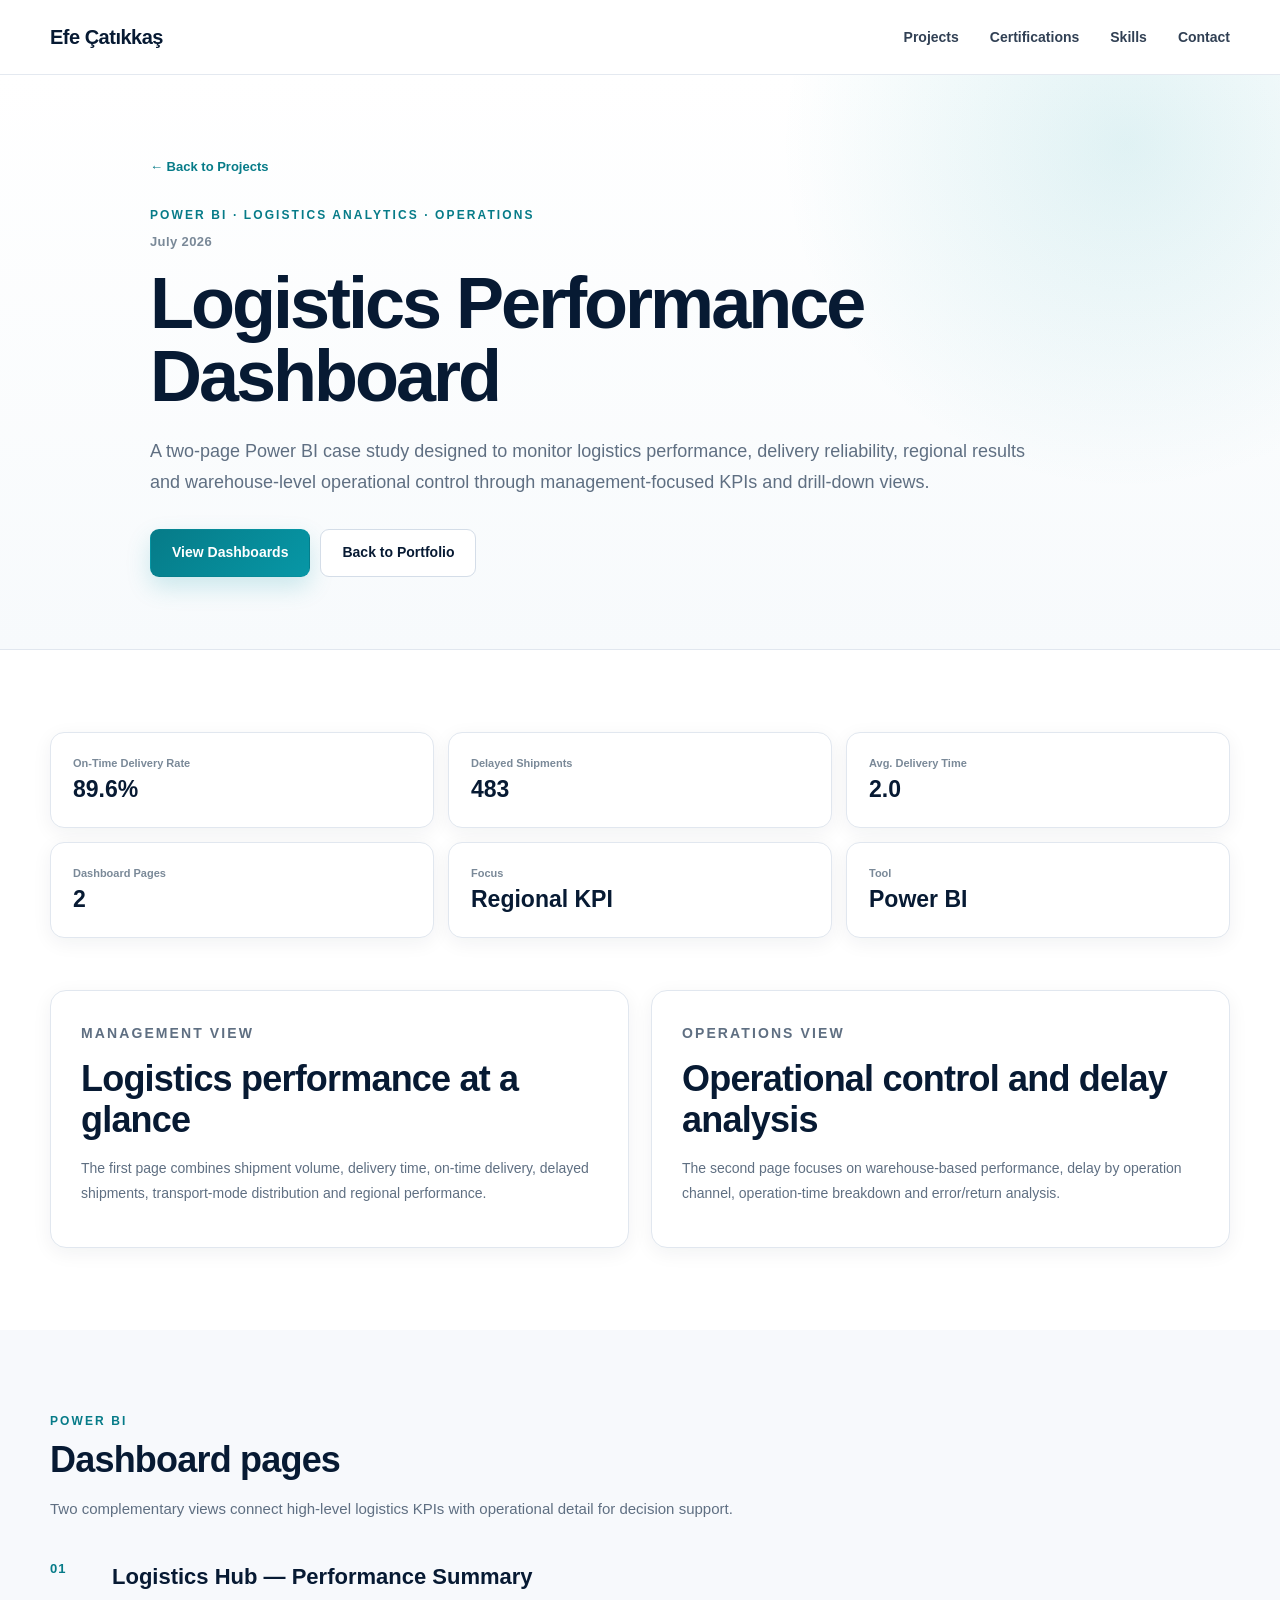
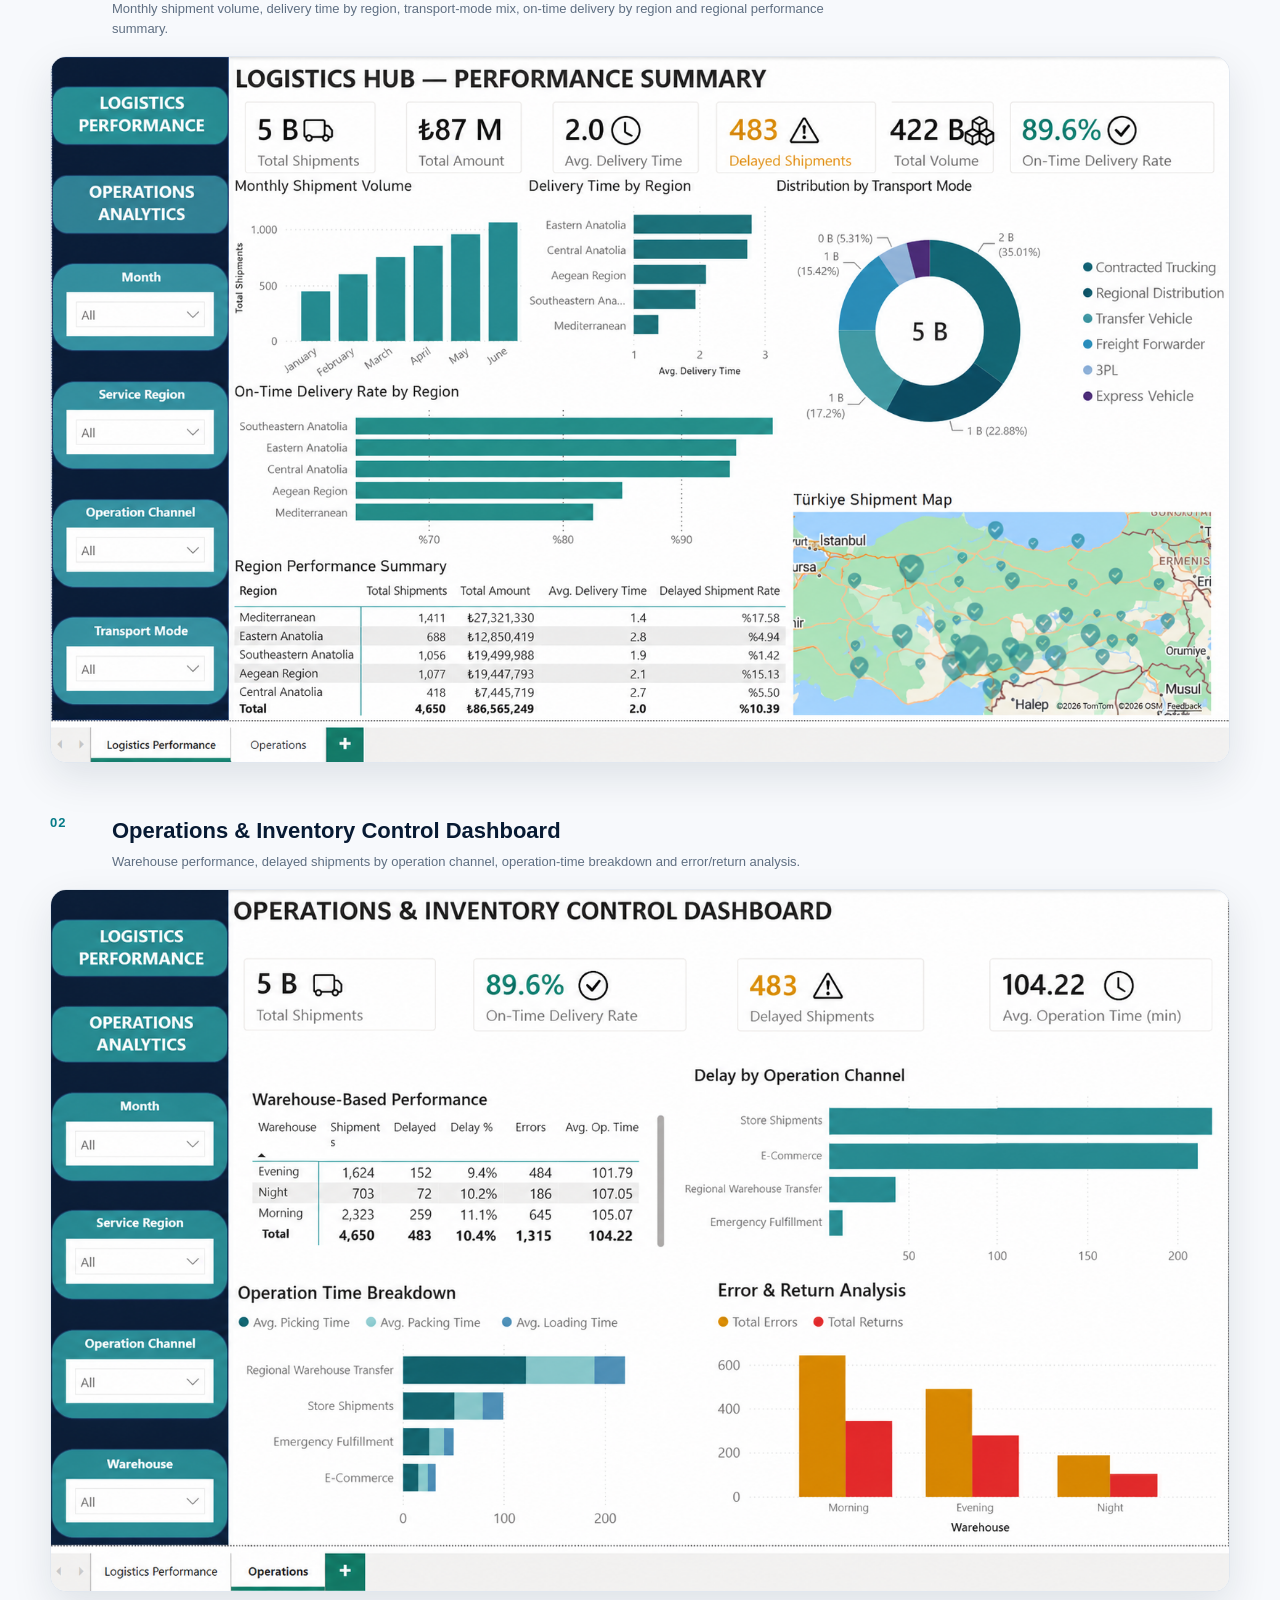
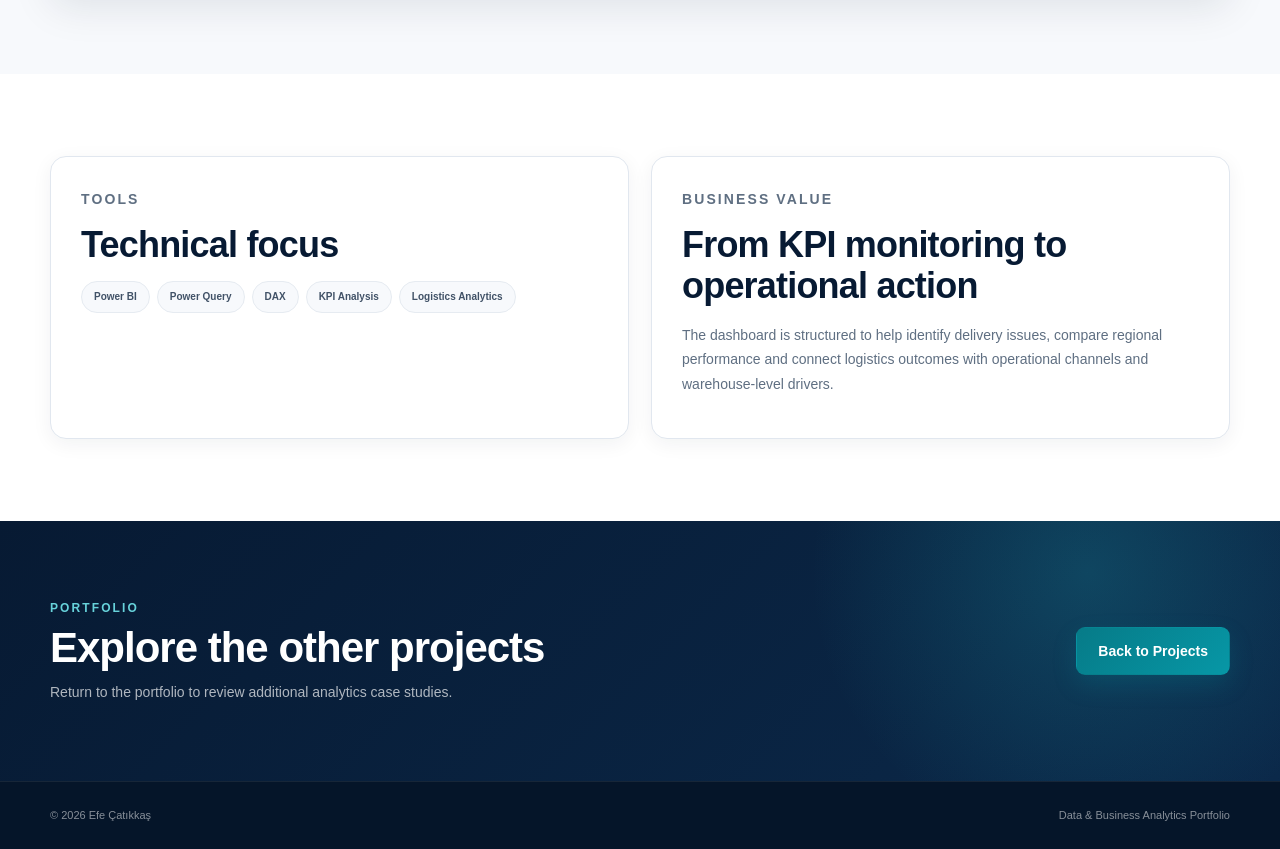
<file: projects/logistics-performance.html>
<!DOCTYPE html>
<html lang="en">

<head>
  <meta charset="UTF-8">
  <meta name="viewport" content="width=device-width, initial-scale=1.0">
  <meta
    name="description"
    content="Logistics Performance Dashboard case study by Efe Çatıkkaş: shipment performance, delivery reliability, regional analysis and warehouse operations in Power BI."
  >
  <title>Logistics Performance Dashboard | Efe Çatıkkaş</title>
  <link rel="stylesheet" href="../style.css">
  <!-- Google Analytics -->
  <script async src="https://www.googletagmanager.com/gtag/js?id=G-0MSE517QBR"></script>
  <script>
    window.dataLayer = window.dataLayer || [];
    function gtag(){dataLayer.push(arguments);}
    gtag('js', new Date());
    gtag('config', 'G-0MSE517QBR');
  </script>

</head>

<body class="case-study-page">

  <header class="site-header">
    <div class="container nav-container">
      <a href="../index.html" class="logo">Efe Çatıkkaş</a>
      <nav class="nav-menu">
        <a href="../index.html#projects">Projects</a>
        <a href="../index.html#certifications">Certifications</a>
        <a href="../index.html#skills">Skills</a>
        <a href="../index.html#contact">Contact</a>
      </nav>
    </div>
  </header>

  <main>

    <section class="case-hero">
      <div class="container case-hero-inner">
        <a href="../index.html#projects" class="case-back">← Back to Projects</a>

        <p class="section-kicker">POWER BI · LOGISTICS ANALYTICS · OPERATIONS</p>

        <p class="case-date">July 2026</p>

        <h1>Logistics Performance Dashboard</h1>

        <p class="case-lead">
          A two-page Power BI case study designed to monitor logistics performance,
          delivery reliability, regional results and warehouse-level operational control
          through management-focused KPIs and drill-down views.
        </p>

        <div class="case-actions">
          <a href="#dashboards" class="btn btn-primary">View Dashboards</a>
          <a href="../index.html#projects" class="btn btn-secondary">Back to Portfolio</a>
        </div>
      </div>
    </section>

    <section class="case-section">
      <div class="container">

        <div class="case-metrics">
          <div class="case-metric">
            <span>On-Time Delivery Rate</span>
            <strong>89.6%</strong>
          </div>
          <div class="case-metric">
            <span>Delayed Shipments</span>
            <strong>483</strong>
          </div>
          <div class="case-metric">
            <span>Avg. Delivery Time</span>
            <strong>2.0</strong>
          </div>
          <div class="case-metric">
            <span>Dashboard Pages</span>
            <strong>2</strong>
          </div>
          <div class="case-metric">
            <span>Focus</span>
            <strong>Regional KPI</strong>
          </div>
          <div class="case-metric">
            <span>Tool</span>
            <strong>Power BI</strong>
          </div>
        </div>

        <div class="case-two-column">
          <article class="case-panel">
            <p class="section-kicker">MANAGEMENT VIEW</p>
            <h2>Logistics performance at a glance</h2>
            <p>
              The first page combines shipment volume, delivery time, on-time delivery,
              delayed shipments, transport-mode distribution and regional performance.
            </p>
          </article>

          <article class="case-panel">
            <p class="section-kicker">OPERATIONS VIEW</p>
            <h2>Operational control and delay analysis</h2>
            <p>
              The second page focuses on warehouse-based performance, delay by operation
              channel, operation-time breakdown and error/return analysis.
            </p>
          </article>
        </div>

      </div>
    </section>

    <section class="case-section case-section-soft" id="dashboards">
      <div class="container">

        <div class="case-section-heading">
          <p class="section-kicker">POWER BI</p>
          <h2>Dashboard pages</h2>
          <p>
            Two complementary views connect high-level logistics KPIs with operational
            detail for decision support.
          </p>
        </div>

        <article class="dashboard-showcase">
          <div class="dashboard-copy">
            <span class="dashboard-number">01</span>
            <div>
              <h3>Logistics Hub — Performance Summary</h3>
              <p>
                Monthly shipment volume, delivery time by region, transport-mode mix,
                on-time delivery by region and regional performance summary.
              </p>
            </div>
          </div>
          <a
            href="../assets/projects/logistics-performance/logistics%20dashboard%2001.png"
            target="_blank"
            rel="noopener noreferrer"
            class="dashboard-image-link"
          >
            <img
              src="../assets/projects/logistics-performance/logistics%20dashboard%2001.png"
              alt="Logistics Hub Performance Summary dashboard"
              loading="lazy"
            >
          </a>
        </article>

        <article class="dashboard-showcase">
          <div class="dashboard-copy">
            <span class="dashboard-number">02</span>
            <div>
              <h3>Operations & Inventory Control Dashboard</h3>
              <p>
                Warehouse performance, delayed shipments by operation channel,
                operation-time breakdown and error/return analysis.
              </p>
            </div>
          </div>
          <a
            href="../assets/projects/logistics-performance/logistics%20dashboard%2002.png"
            target="_blank"
            rel="noopener noreferrer"
            class="dashboard-image-link"
          >
            <img
              src="../assets/projects/logistics-performance/logistics%20dashboard%2002.png"
              alt="Operations and Inventory Control dashboard"
              loading="lazy"
            >
          </a>
        </article>

      </div>
    </section>

    <section class="case-section">
      <div class="container">
        <div class="case-two-column">

          <article class="case-panel">
            <p class="section-kicker">TOOLS</p>
            <h2>Technical focus</h2>
            <div class="skill-tags case-tags">
              <span>Power BI</span>
              <span>Power Query</span>
              <span>DAX</span>
              <span>KPI Analysis</span>
              <span>Logistics Analytics</span>
            </div>
          </article>

          <article class="case-panel">
            <p class="section-kicker">BUSINESS VALUE</p>
            <h2>From KPI monitoring to operational action</h2>
            <p>
              The dashboard is structured to help identify delivery issues,
              compare regional performance and connect logistics outcomes with
              operational channels and warehouse-level drivers.
            </p>
          </article>

        </div>
      </div>
    </section>

    <section class="contact-section">
      <div class="container contact-grid">
        <div>
          <p class="section-kicker">PORTFOLIO</p>
          <h2>Explore the other projects</h2>
          <p>Return to the portfolio to review additional analytics case studies.</p>
        </div>
        <div class="contact-actions">
          <a href="../index.html#projects" class="btn btn-primary">Back to Projects</a>
        </div>
      </div>
    </section>

  </main>

  <footer class="footer">
    <div class="container footer-content">
      <p>© 2026 Efe Çatıkkaş</p>
      <p>Data & Business Analytics Portfolio</p>
    </div>
  </footer>

</body>
</html>
</file>
<file: style.css>
/* =========================================================
   EFE ÇATIKKAŞ
   DATA & BUSINESS ANALYTICS PORTFOLIO
   ========================================================= */


/* =========================
   ROOT / DESIGN TOKENS
========================= */

:root {
  --navy: #071a33;
  --navy-2: #0b2443;
  --navy-3: #12345a;

  --teal: #0797a6;
  --teal-dark: #067b88;
  --teal-soft: #e8f7f8;

  --blue-soft: #eef5fb;

  --text: #14233a;
  --text-soft: #5f6f82;
  --text-light: #7a8998;

  --white: #ffffff;
  --background: #ffffff;
  --background-soft: #f7f9fc;

  --border: #e1e7ef;
  --border-dark: #d4dde8;

  --shadow-sm:
    0 5px 20px rgba(7, 26, 51, 0.06);

  --shadow-md:
    0 15px 40px rgba(7, 26, 51, 0.10);

  --shadow-lg:
    0 25px 60px rgba(7, 26, 51, 0.14);

  --radius-sm: 10px;
  --radius-md: 16px;
  --radius-lg: 24px;

  --container: 1180px;
}


/* =========================
   RESET
========================= */

* {
  margin: 0;
  padding: 0;
  box-sizing: border-box;
}

html {
  scroll-behavior: smooth;
  scroll-padding-top: 90px;
}

body {
  font-family:
    Inter,
    ui-sans-serif,
    -apple-system,
    BlinkMacSystemFont,
    "Segoe UI",
    Roboto,
    Helvetica,
    Arial,
    sans-serif;

  background: var(--background);
  color: var(--text);
  line-height: 1.6;
  -webkit-font-smoothing: antialiased;
}

a {
  color: inherit;
  text-decoration: none;
}

button,
a {
  -webkit-tap-highlight-color: transparent;
}

img {
  max-width: 100%;
  display: block;
}


/* =========================
   GENERAL LAYOUT
========================= */

.container {
  width: min(calc(100% - 48px), var(--container));
  margin: 0 auto;
}

.section {
  padding: 92px 0;
}

.section-soft {
  background: var(--background-soft);
}

.section-heading {
  display: flex;
  align-items: flex-end;
  justify-content: space-between;
  gap: 40px;
  margin-bottom: 40px;
}

.section-heading h2 {
  font-size: clamp(30px, 4vw, 42px);
  line-height: 1.15;
  letter-spacing: -1.3px;
  color: var(--navy);
}

.section-kicker {
  color: var(--teal-dark);
  font-size: 12px;
  font-weight: 800;
  letter-spacing: 2.1px;
  margin-bottom: 7px;
}

.section-description {
  max-width: 540px;
  color: var(--text-soft);
  font-size: 15px;
}


/* =========================
   NAVIGATION
========================= */

.site-header {
  position: sticky;
  top: 0;
  z-index: 1000;

  background: rgba(255, 255, 255, 0.92);
  backdrop-filter: blur(16px);
  -webkit-backdrop-filter: blur(16px);

  border-bottom: 1px solid rgba(225, 231, 239, 0.9);
}

.nav-container {
  min-height: 74px;

  display: flex;
  align-items: center;
  justify-content: space-between;
  gap: 30px;
}

.logo {
  color: var(--navy);
  font-weight: 800;
  font-size: 20px;
  letter-spacing: -0.5px;
  transition: color 0.2s ease;
}

.logo:hover {
  color: var(--teal-dark);
}

.nav-menu {
  display: flex;
  align-items: center;
  gap: 31px;
}

.nav-menu a {
  position: relative;

  font-size: 14px;
  font-weight: 600;
  color: #314054;

  transition: color 0.2s ease;
}

.nav-menu a::after {
  content: "";
  position: absolute;

  left: 0;
  bottom: -7px;

  width: 0;
  height: 2px;

  background: var(--teal);
  border-radius: 99px;

  transition: width 0.22s ease;
}

.nav-menu a:hover {
  color: var(--teal-dark);
}

.nav-menu a:hover::after {
  width: 100%;
}


/* =========================
   BUTTONS
========================= */

.btn {
  min-height: 48px;

  display: inline-flex;
  align-items: center;
  justify-content: center;

  padding: 0 21px;

  border-radius: 9px;

  font-size: 14px;
  font-weight: 700;

  border: 1px solid transparent;

  transition:
    transform 0.2s ease,
    box-shadow 0.2s ease,
    background 0.2s ease,
    border-color 0.2s ease;
}

.btn:hover {
  transform: translateY(-2px);
}

.btn-primary {
  background: linear-gradient(
    135deg,
    var(--teal-dark),
    var(--teal)
  );

  color: white;

  box-shadow:
    0 10px 25px rgba(7, 151, 166, 0.19);
}

.btn-primary:hover {
  box-shadow:
    0 14px 32px rgba(7, 151, 166, 0.26);
}

.btn-secondary {
  background: white;
  color: var(--navy);

  border-color: var(--border-dark);
}

.btn-secondary:hover {
  border-color: var(--teal);
  box-shadow: var(--shadow-sm);
}


/* =========================
   HERO
========================= */

.hero {
  position: relative;
  overflow: hidden;

  padding: 90px 0 98px;

  background:
    radial-gradient(
      circle at 90% 25%,
      rgba(7, 151, 166, 0.12),
      transparent 30%
    ),
    radial-gradient(
      circle at 72% 72%,
      rgba(39, 115, 180, 0.08),
      transparent 25%
    ),
    linear-gradient(
      180deg,
      #ffffff 0%,
      #fbfdff 100%
    );
}

.hero::before {
  content: "";

  position: absolute;
  width: 400px;
  height: 400px;

  top: 45px;
  right: -145px;

  border-radius: 50%;

  background:
    linear-gradient(
      135deg,
      rgba(7, 151, 166, 0.10),
      rgba(7, 151, 166, 0)
    );

  pointer-events: none;
}

.hero-grid {
  display: grid;
  grid-template-columns:
    minmax(0, 1.05fr)
    minmax(420px, 0.95fr);

  align-items: center;
  gap: 76px;
}

.hero-content {
  position: relative;
  z-index: 5;
}

.eyebrow {
  margin-bottom: 16px;

  color: #58708a;

  font-size: 12px;
  font-weight: 800;

  letter-spacing: 2.25px;
}

.hero h1 {
  color: var(--navy);

  font-size: clamp(54px, 7vw, 83px);
  line-height: 0.98;

  letter-spacing: -4px;
  font-weight: 800;

  margin-bottom: 25px;
}

.hero-description {
  max-width: 650px;

  color: var(--text-soft);

  font-size: clamp(18px, 2vw, 21px);
  line-height: 1.55;
}

.hero-actions {
  display: flex;
  flex-wrap: wrap;
  gap: 12px;

  margin-top: 33px;
}


/* =========================
   HERO ANALYTICS GRAPHIC
========================= */

.hero-visual {
  position: relative;

  min-height: 420px;

  display: flex;
  align-items: center;
  justify-content: center;
}

.analytics-card {
  background: rgba(255, 255, 255, 0.95);

  border: 1px solid rgba(210, 220, 231, 0.88);

  box-shadow: var(--shadow-md);
}

.main-analytics-card {
  position: relative;
  z-index: 3;

  width: min(100%, 430px);

  padding: 30px;

  border-radius: 20px;

  transform: rotate(-1deg);
}

.card-label {
  display: inline-block;

  color: var(--teal-dark);

  font-size: 10px;
  font-weight: 800;

  letter-spacing: 1.7px;

  margin-bottom: 8px;
}

.main-analytics-card h3 {
  color: var(--navy);

  font-size: 24px;
  line-height: 1.2;

  margin-bottom: 25px;
}

.mini-chart {
  height: 135px;

  padding: 15px 10px 0;

  display: flex;
  align-items: flex-end;
  justify-content: space-between;
  gap: 10px;

  border-bottom: 1px solid var(--border);

  background:
    repeating-linear-gradient(
      to bottom,
      transparent,
      transparent 32px,
      rgba(225, 231, 239, 0.75) 33px
    );
}

.mini-chart span {
  width: 10%;

  border-radius: 5px 5px 0 0;

  background:
    linear-gradient(
      to top,
      var(--teal-dark),
      #39bec8
    );
}

.hero-metrics {
  display: grid;
  grid-template-columns: repeat(3, 1fr);

  gap: 8px;

  margin-top: 19px;
}

.hero-metrics div {
  padding: 13px 8px;

  text-align: center;

  background: var(--background-soft);

  border-radius: 9px;
}

.hero-metrics strong {
  display: block;

  color: var(--teal-dark);

  font-size: 13px;
}

.hero-metrics span {
  display: block;

  margin-top: 2px;

  color: var(--text-light);

  font-size: 9px;
}

.floating-card {
  position: absolute;

  width: 175px;

  padding: 18px;

  border-radius: 14px;

  z-index: 2;
}

.floating-card span {
  display: block;

  color: var(--text-light);

  font-size: 10px;
  font-weight: 600;

  margin-bottom: 4px;
}

.floating-card strong {
  display: block;

  color: var(--navy);

  font-size: 13px;
}

.floating-card-one {
  left: -10px;
  bottom: 53px;

  transform: rotate(-5deg);
}

.floating-card-two {
  right: -18px;
  top: 44px;

  transform: rotate(5deg);
}


/* =========================
   PROJECTS
========================= */

.projects-grid {
  display: grid;

  grid-template-columns: repeat(3, 1fr);

  gap: 22px;
}

.project-card {
  overflow: hidden;

  display: flex;
  flex-direction: column;

  background: white;

  border: 1px solid var(--border);

  border-radius: var(--radius-md);

  box-shadow: var(--shadow-sm);

  transition:
    transform 0.25s ease,
    box-shadow 0.25s ease,
    border-color 0.25s ease;
}

.project-card:hover {
  transform: translateY(-7px);

  border-color: #cbd8e4;

  box-shadow: var(--shadow-md);
}

.project-preview {
  min-height: 250px;

  padding: 22px;

  border-bottom: 1px solid var(--border);

  background:
    linear-gradient(
      145deg,
      #f3f8fb,
      #ffffff
    );
}

.preview-top {
  display: flex;
  align-items: center;
  justify-content: space-between;

  margin-bottom: 22px;

  font-size: 10px;
  font-weight: 800;

  letter-spacing: 1.1px;

  color: var(--text-light);
}

.preview-top span:last-child {
  color: var(--teal-dark);
}

.preview-kpis {
  display: grid;

  grid-template-columns: repeat(3, 1fr);

  gap: 8px;

  margin-bottom: 25px;
}

.preview-kpis div {
  padding: 11px 8px;

  background: white;

  border: 1px solid var(--border);
  border-radius: 8px;

  box-shadow:
    0 4px 12px rgba(7, 26, 51, 0.035);
}

.preview-kpis small {
  display: block;

  color: var(--text-light);

  font-size: 9px;

  margin-bottom: 2px;
}

.preview-kpis strong {
  color: var(--navy);

  font-size: 15px;
}


/* Power BI preview */

.powerbi-preview {
  background:
    linear-gradient(
      135deg,
      #edf9fa,
      #f7fbfe 50%,
      #ffffff
    );
}

.preview-chart {
  height: 100px;

  display: flex;
  align-items: flex-end;
  gap: 8px;

  padding: 12px 14px 0;

  border-radius: 8px;

  background: rgba(255, 255, 255, 0.9);

  border: 1px solid var(--border);
}

.preview-chart span {
  flex: 1;

  min-height: 12px;

  background:
    linear-gradient(
      to top,
      #087d8a,
      #31b7c2
    );

  border-radius: 3px 3px 0 0;
}


/* Forensic preview */

.forensic-preview {
  background:
    linear-gradient(
      135deg,
      #f3f7fb,
      #ffffff
    );
}

.risk-bars {
  padding: 14px;

  border: 1px solid var(--border);

  border-radius: 9px;

  background: white;
}

.risk-bars div {
  display: grid;

  grid-template-columns: 98px 1fr;

  align-items: center;

  gap: 9px;

  margin-bottom: 11px;
}

.risk-bars div:last-child {
  margin-bottom: 0;
}

.risk-bars span {
  color: var(--text-soft);

  font-size: 9px;
}

.risk-bars i {
  display: block;

  height: 9px;

  border-radius: 99px;

  background:
    linear-gradient(
      to right,
      var(--navy-3),
      #4c85ba
    );
}


/* P2P preview */

.process-preview {
  background:
    linear-gradient(
      135deg,
      #eff8fb,
      #ffffff
    );
}

.process-flow {
  display: flex;
  align-items: center;
  justify-content: space-between;

  gap: 4px;

  margin: 37px 0 34px;
}

.process-flow div {
  flex: 1;

  padding: 12px 4px;

  background: white;

  border: 1px solid #bbd7e2;

  border-radius: 7px;

  color: var(--navy);

  text-align: center;

  font-size: 9px;
  font-weight: 700;

  box-shadow:
    0 4px 10px rgba(7, 26, 51, 0.04);
}

.process-flow span {
  color: var(--teal);
  font-size: 14px;
  font-weight: 800;
}

.process-summary {
  display: grid;
  grid-template-columns: repeat(2, 1fr);

  gap: 8px;
}

.process-summary div {
  padding: 10px;

  background: white;

  border: 1px solid var(--border);

  border-radius: 8px;
}

.process-summary small {
  display: block;

  color: var(--text-light);

  font-size: 9px;
}

.process-summary strong {
  color: var(--navy);
  font-size: 15px;
}


/* Project content */

.project-content {
  flex: 1;

  display: flex;
  flex-direction: column;

  padding: 23px;
}

.project-content h3 {
  min-height: 54px;

  color: var(--navy);

  font-size: 19px;
  line-height: 1.35;

  letter-spacing: -0.3px;

  margin-bottom: 13px;
}

.tags,
.skill-tags {
  display: flex;
  flex-wrap: wrap;

  gap: 7px;
}

.tags {
  margin-bottom: 15px;
}

.tags span,
.skill-tags span {
  display: inline-flex;
  align-items: center;

  min-height: 29px;

  padding: 0 10px;

  border-radius: 99px;

  background: #edf4f7;

  color: #3d6273;

  font-size: 10px;
  font-weight: 650;
}

.project-content p {
  color: var(--text-soft);

  font-size: 13px;
  line-height: 1.65;

  margin-bottom: 20px;
}

.project-actions {
  display: flex;
  gap: 8px;

  margin-top: auto;
}

.project-link {
  min-height: 42px;

  display: inline-flex;
  align-items: center;
  justify-content: center;

  flex: 1;

  padding: 0 14px;

  border-radius: 8px;

  border: 1px solid var(--border-dark);

  color: var(--navy);

  font-size: 12px;
  font-weight: 700;

  transition:
    background 0.2s ease,
    color 0.2s ease,
    border-color 0.2s ease,
    transform 0.2s ease;
}

.project-link:hover {
  transform: translateY(-1px);

  border-color: var(--teal);
}

.primary-link {
  color: white;

  background: var(--navy);

  border-color: var(--navy);
}

.primary-link:hover {
  color: white;

  background: var(--navy-2);

  border-color: var(--navy-2);
}


/* =========================
   CERTIFICATIONS
========================= */

.certifications-grid {
  display: grid;

  grid-template-columns: repeat(2, 1fr);

  gap: 20px;
}

.cert-card {
  min-height: 220px;

  display: grid;
  grid-template-columns: 54px 1fr;

  align-items: start;

  gap: 17px;

  padding: 24px;

  background: white;

  border: 1px solid var(--border);

  border-radius: var(--radius-md);

  box-shadow: var(--shadow-sm);

  transition:
    transform 0.22s ease,
    box-shadow 0.22s ease;
}

.cert-card:hover {
  transform: translateY(-5px);
  box-shadow: var(--shadow-md);
}

.cert-icon {
  width: 50px;
  height: 50px;

  display: flex;
  align-items: center;
  justify-content: center;

  border-radius: 13px;

  background:
    linear-gradient(
      135deg,
      var(--navy),
      var(--teal)
    );

  color: white;

  font-size: 20px;
  font-weight: 800;
}

.issuer {
  color: var(--teal-dark);

  font-size: 11px;
  font-weight: 800;

  letter-spacing: 0.6px;

  margin-bottom: 3px;
}

.cert-card h3 {
  color: var(--navy);

  font-size: 17px;
  line-height: 1.35;

  margin-bottom: 9px;
}

.cert-card p:not(.issuer) {
  color: var(--text-soft);

  font-size: 12px;
  line-height: 1.6;

  margin-bottom: 12px;
}

.text-link {
  color: var(--teal-dark);

  font-size: 12px;
  font-weight: 750;
}

.text-link:hover {
  text-decoration: underline;
}


/* =========================
   SKILLS
========================= */

.skills-grid {
  display: grid;

  grid-template-columns: repeat(3, 1fr);

  gap: 20px;
}

.skill-card {
  min-height: 160px;

  padding: 24px;

  background: white;

  border: 1px solid var(--border);

  border-radius: var(--radius-md);

  box-shadow: var(--shadow-sm);
}

.skill-card h3 {
  color: var(--navy);

  font-size: 17px;

  margin-bottom: 18px;
}

.skill-tags span {
  min-height: 32px;

  padding: 0 12px;

  background: var(--background-soft);

  border: 1px solid #e6ebf1;

  color: #415267;
}


/* =========================
   EDUCATION
========================= */

.education-card {
  display: flex;
  align-items: center;
  justify-content: space-between;

  gap: 40px;

  padding: 30px 32px;

  background: white;

  border: 1px solid var(--border);

  border-radius: var(--radius-md);

  box-shadow: var(--shadow-sm);
}

.education-card h3 {
  color: var(--navy);

  font-size: 20px;

  margin-bottom: 8px;
}

.education-card p:not(.issuer) {
  max-width: 670px;

  color: var(--text-soft);

  font-size: 13px;
}

.education-highlight {
  flex-shrink: 0;

  padding: 10px 16px;

  border-radius: 99px;

  background: var(--teal-soft);

  color: var(--teal-dark);

  font-size: 12px;
  font-weight: 800;
}


/* =========================
   CONTACT
========================= */

.contact-section {
  padding: 78px 0;

  color: white;

  background:
    radial-gradient(
      circle at 85% 20%,
      rgba(33, 185, 198, 0.22),
      transparent 25%
    ),
    linear-gradient(
      135deg,
      #071a33,
      #0b294a
    );
}

.contact-section .section-kicker {
  color: #67d2da;
}

.contact-grid {
  display: flex;
  align-items: center;
  justify-content: space-between;

  gap: 50px;
}

.contact-section h2 {
  font-size: clamp(30px, 4vw, 42px);

  line-height: 1.1;

  letter-spacing: -1px;

  margin-bottom: 9px;
}

.contact-section p:not(.section-kicker) {
  color: rgba(255, 255, 255, 0.68);

  font-size: 14px;
}

.contact-actions {
  display: flex;
  flex-wrap: wrap;
  justify-content: flex-end;

  gap: 9px;
}

.contact-section .btn-secondary {
  background: rgba(255, 255, 255, 0.07);

  color: white;

  border-color: rgba(255, 255, 255, 0.18);
}

.contact-section .btn-secondary:hover {
  border-color: rgba(255, 255, 255, 0.5);

  background: rgba(255, 255, 255, 0.12);
}


/* =========================
   FOOTER
========================= */

.footer {
  padding: 25px 0;

  background: #051529;

  color: rgba(255, 255, 255, 0.52);

  border-top: 1px solid rgba(255, 255, 255, 0.07);
}

.footer-content {
  display: flex;
  align-items: center;
  justify-content: space-between;

  gap: 20px;

  font-size: 11px;
}


/* =========================
   RESPONSIVE - TABLET
========================= */

@media (max-width: 1000px) {

  .hero-grid {
    grid-template-columns: 1fr;
    gap: 30px;
  }

  .hero {
    padding-top: 70px;
  }

  .hero-content {
    max-width: 760px;
  }

  .hero-visual {
    width: 100%;
    max-width: 650px;

    margin: 0 auto;
  }

  .projects-grid,
  .certifications-grid,
  .skills-grid {
    grid-template-columns: repeat(2, 1fr);
  }

  .project-card:last-child {
    grid-column: 1 / -1;
    max-width: 560px;
    width: 100%;
    margin: 0 auto;
  }

  .section-heading {
    align-items: flex-start;
    flex-direction: column;

    gap: 10px;
  }

  .contact-grid {
    flex-direction: column;
    align-items: flex-start;
  }

  .contact-actions {
    justify-content: flex-start;
  }

}


/* =========================
   RESPONSIVE - MOBILE
========================= */

@media (max-width: 720px) {

  .container {
    width: min(calc(100% - 32px), var(--container));
  }

  .section {
    padding: 68px 0;
  }


  /* Nav */

  .nav-container {
    min-height: 66px;
  }

  .logo {
    font-size: 17px;
  }

  .nav-menu {
    gap: 15px;

    overflow-x: auto;

    max-width: 65%;

    scrollbar-width: none;
  }

  .nav-menu::-webkit-scrollbar {
    display: none;
  }

  .nav-menu a {
    flex-shrink: 0;

    font-size: 11px;
  }


  /* Hero */

  .hero {
    padding: 65px 0 70px;
  }

  .hero h1 {
    font-size: clamp(48px, 16vw, 67px);

    letter-spacing: -3px;
  }

  .eyebrow {
    font-size: 10px;
  }

  .hero-description {
    font-size: 17px;
  }

  .hero-actions {
    display: grid;
    grid-template-columns: 1fr;
  }

  .hero-actions .btn {
    width: 100%;
  }

  .hero-visual {
    min-height: 350px;
  }

  .main-analytics-card {
    padding: 22px;
  }

  .floating-card {
    display: none;
  }


  /* Sections */

  .projects-grid,
  .certifications-grid,
  .skills-grid {
    grid-template-columns: 1fr;
  }

  .project-card:last-child {
    grid-column: auto;

    max-width: none;
  }

  .project-preview {
    min-height: 230px;
  }

  .cert-card {
    grid-template-columns: 47px 1fr;
  }


  /* Education */

  .education-card {
    flex-direction: column;
    align-items: flex-start;

    padding: 25px;
  }


  /* Contact */

  .contact-section {
    padding: 65px 0;
  }

  .contact-actions {
    display: grid;
    grid-template-columns: repeat(2, 1fr);

    width: 100%;
  }


  /* Footer */

  .footer-content {
    flex-direction: column;
    align-items: flex-start;

    gap: 5px;
  }

}


/* =========================
   RESPONSIVE - SMALL MOBILE
========================= */

@media (max-width: 470px) {

  .nav-menu a:nth-child(4),
  .nav-menu a:nth-child(5) {
    display: none;
  }

  .hero-metrics {
    grid-template-columns: 1fr;
  }

  .mini-chart {
    height: 115px;
  }

  .preview-kpis {
    grid-template-columns: 1fr;
  }

  .project-preview {
    min-height: auto;
  }

  .process-flow {
    flex-wrap: wrap;
  }

  .process-flow div {
    min-width: 40%;
  }

  .process-flow span {
    display: none;
  }

  .project-actions {
    flex-direction: column;
  }

  .contact-actions {
    grid-template-columns: 1fr;
  }

}/* Efe Çatıkkaş Portfolio Styles */


/* Certificate thumbnail + hover preview */

.cert-card-with-preview {
  grid-template-columns: 104px 1fr;
}

.certificate-thumb {
  position: relative;

  width: 104px;
  aspect-ratio: 1.414 / 1;

  display: block;
  align-self: start;

  overflow: visible;

  border: 1px solid var(--border-dark);
  border-radius: 9px;

  background: white;

  box-shadow:
    0 7px 18px rgba(7, 26, 51, 0.10);

  cursor: zoom-in;

  transition:
    transform 0.2s ease,
    box-shadow 0.2s ease;
}

.certificate-thumb > img {
  width: 100%;
  height: 100%;

  object-fit: contain;

  border-radius: 8px;
}

.certificate-thumb:hover {
  transform: translateY(-2px);

  box-shadow:
    0 10px 25px rgba(7, 26, 51, 0.15);
}

.certificate-thumb::after {
  content: "";

  position: fixed;
  inset: 0;

  z-index: 1998;

  background: rgba(3, 15, 30, 0.64);

  opacity: 0;
  visibility: hidden;

  pointer-events: none;

  transition:
    opacity 0.22s ease,
    visibility 0.22s ease;
}

.certificate-preview {
  position: fixed;

  left: 50%;
  top: 50%;

  z-index: 1999;

  width: min(86vw, 1100px);

  padding: 10px;

  background: white;

  border: 1px solid rgba(255, 255, 255, 0.65);
  border-radius: 14px;

  box-shadow:
    0 28px 80px rgba(0, 0, 0, 0.38);

  opacity: 0;
  visibility: hidden;

  pointer-events: none;

  transform:
    translate(-50%, -50%)
    scale(0.94);

  transition:
    opacity 0.22s ease,
    visibility 0.22s ease,
    transform 0.22s ease;
}

.certificate-preview img {
  width: 100%;
  max-height: 82vh;

  object-fit: contain;

  border-radius: 8px;
}

.certificate-thumb:hover::after,
.certificate-thumb:focus-visible::after {
  opacity: 1;
  visibility: visible;
}

.certificate-thumb:hover .certificate-preview,
.certificate-thumb:focus-visible .certificate-preview {
  opacity: 1;
  visibility: visible;

  transform:
    translate(-50%, -50%)
    scale(1);
}

@media (hover: none), (max-width: 720px) {

  .cert-card-with-preview {
    grid-template-columns: 92px 1fr;
  }

  .certificate-thumb {
    width: 92px;
  }

  .certificate-thumb::after,
  .certificate-preview {
    display: none;
  }

}


/* =========================
   PROJECT IMAGE PREVIEWS
========================= */

.project-image-preview {
  display: block;
  padding: 0;
  overflow: hidden;
  background: #eef3f8;
}

.project-image-preview img {
  width: 100%;
  height: 250px;
  object-fit: cover;
  object-position: top center;
  transition: transform 0.28s ease;
}

.project-card:hover .project-image-preview img {
  transform: scale(1.025);
}


/* =========================
   CASE STUDY PAGES
========================= */

.case-study-page {
  background: #ffffff;
}

.case-hero {
  padding: 78px 0 72px;
  background:
    radial-gradient(circle at 88% 12%, rgba(7,151,166,0.12), transparent 28%),
    linear-gradient(180deg, #ffffff 0%, #f7fafc 100%);
  border-bottom: 1px solid var(--border);
}

.case-hero-inner {
  max-width: 980px;
}

.case-back {
  display: inline-flex;
  margin-bottom: 28px;
  color: var(--teal-dark);
  font-size: 13px;
  font-weight: 750;
}

.case-hero h1 {
  max-width: 900px;
  color: var(--navy);
  font-size: clamp(44px, 6vw, 72px);
  line-height: 1.02;
  letter-spacing: -3px;
  margin-bottom: 22px;
}

.case-lead {
  max-width: 880px;
  color: var(--text-soft);
  font-size: 18px;
  line-height: 1.75;
}

.case-actions {
  display: flex;
  flex-wrap: wrap;
  gap: 10px;
  margin-top: 30px;
}

.case-section {
  padding: 82px 0;
}

.case-section-soft {
  background: var(--background-soft);
}

.case-metrics {
  display: grid;
  grid-template-columns: repeat(3, 1fr);
  gap: 14px;
  margin-bottom: 52px;
}

.case-metric {
  padding: 22px;
  background: white;
  border: 1px solid var(--border);
  border-radius: 14px;
  box-shadow: var(--shadow-sm);
}

.case-metric span {
  display: block;
  color: var(--text-light);
  font-size: 11px;
  font-weight: 700;
  margin-bottom: 4px;
}

.case-metric strong {
  color: var(--navy);
  font-size: 23px;
  line-height: 1.2;
}

.case-two-column {
  display: grid;
  grid-template-columns: repeat(2, 1fr);
  gap: 22px;
}

.case-panel {
  padding: 30px;
  background: white;
  border: 1px solid var(--border);
  border-radius: 16px;
  box-shadow: var(--shadow-sm);
}

.case-panel h2,
.case-section-heading h2 {
  color: var(--navy);
  font-size: clamp(26px, 3vw, 36px);
  line-height: 1.15;
  letter-spacing: -0.8px;
  margin-bottom: 16px;
}

.case-panel p {
  color: var(--text-soft);
  font-size: 14px;
  line-height: 1.75;
  margin-bottom: 12px;
}

.case-list {
  padding-left: 20px;
  color: var(--text-soft);
}

.case-list li {
  margin-bottom: 9px;
  font-size: 14px;
}

.case-section-heading {
  max-width: 760px;
  margin-bottom: 38px;
}

.case-section-heading p:not(.section-kicker) {
  color: var(--text-soft);
  font-size: 15px;
  line-height: 1.7;
}

.dashboard-showcase {
  margin-bottom: 50px;
}

.dashboard-showcase:last-child {
  margin-bottom: 0;
}

.dashboard-copy {
  display: flex;
  align-items: flex-start;
  gap: 18px;
  margin-bottom: 16px;
}

.dashboard-number {
  min-width: 44px;
  color: var(--teal-dark);
  font-size: 13px;
  font-weight: 800;
  letter-spacing: 1px;
}

.dashboard-copy h3 {
  color: var(--navy);
  font-size: 22px;
  margin-bottom: 4px;
}

.dashboard-copy p {
  max-width: 720px;
  color: var(--text-soft);
  font-size: 13px;
}

.dashboard-image-link {
  display: block;
  overflow: hidden;
  background: white;
  border: 1px solid var(--border);
  border-radius: 16px;
  box-shadow: var(--shadow-md);
}

.dashboard-image-link img {
  width: 100%;
  height: auto;
  transition: transform 0.25s ease;
}

.dashboard-image-link:hover img {
  transform: scale(1.008);
}

.case-tags {
  margin-top: 6px;
}

@media (max-width: 900px) {
  .case-metrics {
    grid-template-columns: repeat(2, 1fr);
  }

  .case-two-column {
    grid-template-columns: 1fr;
  }
}

@media (max-width: 620px) {
  .case-hero {
    padding: 58px 0 56px;
  }

  .case-hero h1 {
    font-size: 46px;
    letter-spacing: -2px;
  }

  .case-lead {
    font-size: 16px;
  }

  .case-metrics {
    grid-template-columns: 1fr;
  }

  .case-section {
    padding: 62px 0;
  }

  .case-actions {
    display: grid;
    grid-template-columns: 1fr;
  }

  .case-actions .btn {
    width: 100%;
  }

  .project-image-preview img {
    height: 220px;
  }
}


/* Project dates */

.project-date {
  margin: -2px 0 14px;

  color: var(--text-light);

  font-size: 12px;
  font-weight: 700;
  letter-spacing: 0.03em;
}

.case-date {
  margin: 4px 0 14px;

  color: var(--text-light);

  font-size: 13px;
  font-weight: 700;
  letter-spacing: 0.03em;
}



/* =========================================================
   UNIFIED PROJECT GALLERY
========================================================= */

.project-gallery-trigger {
  position: relative;
  cursor: pointer;
  outline: none;
}

.project-gallery-trigger::after {
  content: "";
  position: absolute;
  inset: 0;
  background: rgba(3, 15, 30, 0.00);
  transition: background 0.2s ease;
  pointer-events: none;
}

.project-preview-hint {
  position: absolute;
  left: 50%;
  top: 50%;
  z-index: 2;

  min-width: max-content;
  padding: 10px 15px;

  border: 1px solid rgba(255, 255, 255, 0.72);
  border-radius: 999px;

  background: rgba(7, 26, 51, 0.88);
  color: #ffffff;

  font-size: 12px;
  font-weight: 750;
  letter-spacing: 0.01em;

  opacity: 0;
  visibility: hidden;

  transform: translate(-50%, -44%);
  transition:
    opacity 0.2s ease,
    visibility 0.2s ease,
    transform 0.2s ease;

  pointer-events: none;
}

.project-gallery-trigger:hover::after,
.project-gallery-trigger:focus-visible::after {
  background: rgba(3, 15, 30, 0.28);
}

.project-gallery-trigger:hover .project-preview-hint,
.project-gallery-trigger:focus-visible .project-preview-hint {
  opacity: 1;
  visibility: visible;
  transform: translate(-50%, -50%);
}

body.project-gallery-open {
  overflow: hidden;
}

.project-gallery-overlay {
  position: fixed;
  inset: 0;
  z-index: 15000;

  display: flex;
  align-items: center;
  justify-content: center;

  padding: 22px;

  background: rgba(3, 15, 30, 0.84);
  backdrop-filter: blur(3px);
  -webkit-backdrop-filter: blur(3px);
}

.project-gallery-frame {
  width: min(96vw, 1500px);
  max-height: 95vh;

  display: grid;
  grid-template-rows: auto minmax(0, 1fr) auto;

  overflow: hidden;

  background: #ffffff;
  border: 1px solid rgba(255, 255, 255, 0.72);
  border-radius: 16px;

  box-shadow:
    0 34px 100px rgba(0, 0, 0, 0.52);
}

.project-gallery-header {
  min-height: 58px;

  display: flex;
  align-items: center;
  justify-content: space-between;

  gap: 18px;

  padding: 12px 16px 12px 20px;

  border-bottom: 1px solid var(--border);
}

.project-gallery-header h2 {
  color: var(--navy);
  font-size: 18px;
  line-height: 1.25;
}

.project-gallery-close,
.project-gallery-nav,
.project-gallery-dot {
  font: inherit;
  border: 0;
  cursor: pointer;
}

.project-gallery-close {
  flex-shrink: 0;

  width: 38px;
  height: 38px;

  display: flex;
  align-items: center;
  justify-content: center;

  border-radius: 50%;

  background: var(--navy);
  color: #ffffff;

  font-size: 26px;
  line-height: 1;
}

.project-gallery-stage {
  position: relative;

  min-height: 0;

  display: flex;
  align-items: center;
  justify-content: center;

  padding: 10px;

  background: #f3f6f9;
}

.project-gallery-image {
  display: block;

  width: auto;
  height: auto;

  max-width: 100%;
  max-height: calc(95vh - 170px);

  object-fit: contain;

  border-radius: 8px;

  box-shadow:
    0 5px 22px rgba(7, 26, 51, 0.10);
}

.project-gallery-nav {
  position: absolute;
  top: 50%;
  z-index: 3;

  width: 48px;
  height: 64px;

  display: flex;
  align-items: center;
  justify-content: center;

  transform: translateY(-50%);

  border-radius: 12px;

  background: rgba(7, 26, 51, 0.88);
  color: #ffffff;

  font-size: 38px;
  line-height: 1;

  transition:
    background 0.18s ease,
    transform 0.18s ease;
}

.project-gallery-nav:hover {
  background: var(--navy);
}

.project-gallery-prev {
  left: 20px;
}

.project-gallery-next {
  right: 20px;
}

.project-gallery-footer {
  min-height: 70px;

  display: flex;
  align-items: center;
  justify-content: space-between;

  gap: 18px;

  padding: 12px 18px;

  border-top: 1px solid var(--border);

  background: #ffffff;
}

.project-gallery-navigation {
  display: flex;
  align-items: center;
  gap: 14px;
}

.project-gallery-dots {
  display: flex;
  align-items: center;
  gap: 8px;
}

.project-gallery-dot {
  width: 10px;
  height: 10px;

  padding: 0;

  border-radius: 50%;

  background: #c7d2df;

  transition:
    transform 0.18s ease,
    background 0.18s ease;
}

.project-gallery-dot.is-active {
  background: var(--teal);
  transform: scale(1.28);
}

.project-gallery-counter {
  min-width: 36px;

  color: var(--text-light);

  font-size: 12px;
  font-weight: 750;
}

.project-gallery-actions {
  display: flex;
  align-items: center;
  justify-content: flex-end;

  gap: 9px;
}

.project-gallery-action {
  min-height: 40px;

  display: inline-flex;
  align-items: center;
  justify-content: center;

  padding: 0 17px;

  border: 1px solid var(--border-dark);
  border-radius: 9px;

  color: var(--navy);
  background: #ffffff;

  font-size: 12px;
  font-weight: 750;

  transition:
    background 0.18s ease,
    color 0.18s ease,
    border-color 0.18s ease,
    transform 0.18s ease;
}

.project-gallery-action:hover {
  transform: translateY(-1px);
}

.project-gallery-action.is-primary {
  border-color: var(--navy);
  background: var(--navy);
  color: #ffffff;
}

@media (max-width: 720px) {
  .project-preview-hint {
    display: none;
  }

  .project-gallery-overlay {
    padding: 8px;
  }

  .project-gallery-frame {
    width: 100%;
    max-height: 96vh;
  }

  .project-gallery-header h2 {
    font-size: 15px;
  }

  .project-gallery-image {
    max-height: calc(96vh - 220px);
  }

  .project-gallery-nav {
    width: 40px;
    height: 54px;
  }

  .project-gallery-prev {
    left: 8px;
  }

  .project-gallery-next {
    right: 8px;
  }

  .project-gallery-footer {
    align-items: stretch;
    flex-direction: column;

    gap: 10px;

    padding: 10px 12px 12px;
  }

  .project-gallery-navigation {
    justify-content: center;
  }

  .project-gallery-actions {
    display: grid;
    grid-template-columns: 1fr;

    width: 100%;
  }

  .project-gallery-action {
    width: 100%;
  }
}
</file>
